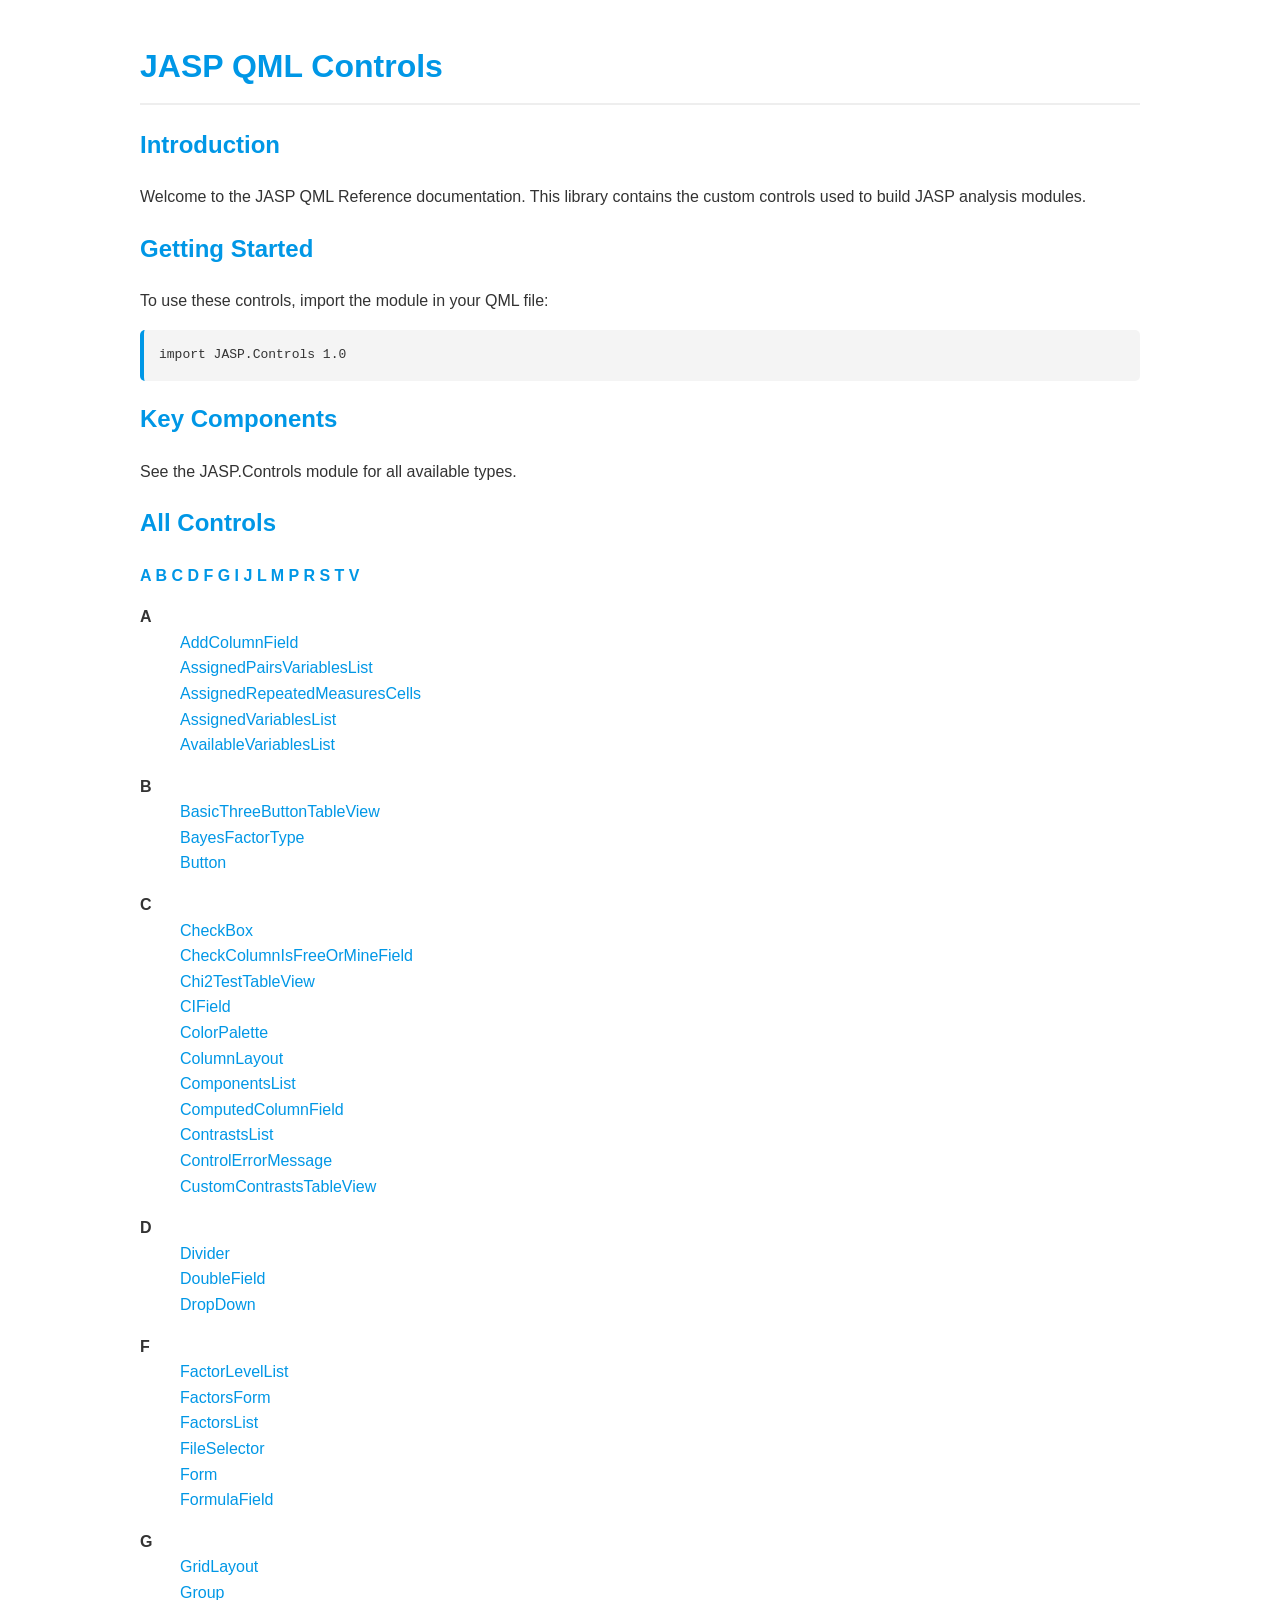
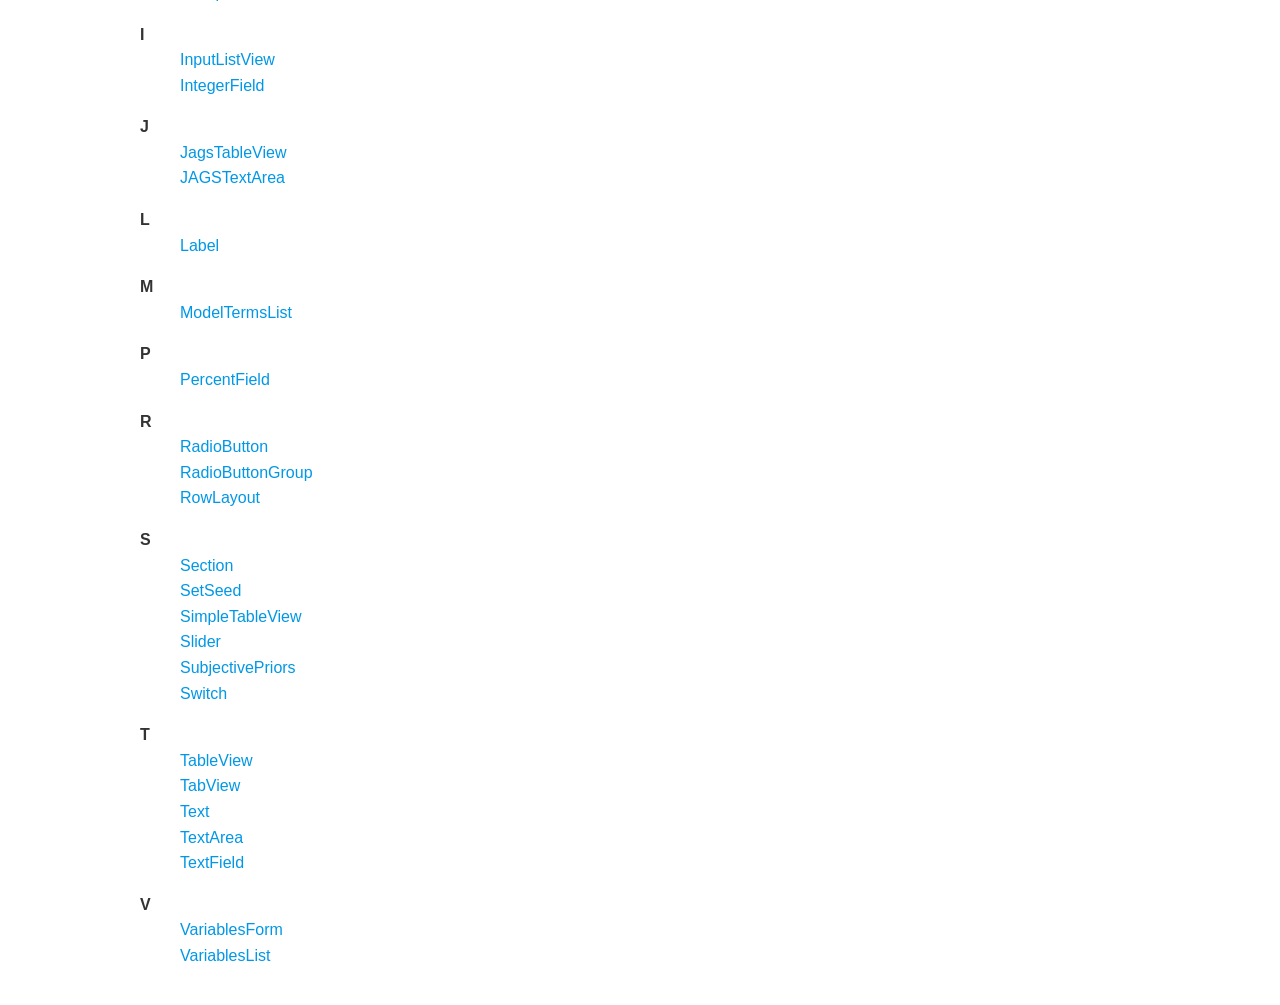
<file: QMLComponents/doc/html_out/index.html>
<!DOCTYPE html>
<html lang="en">
<head>
  <meta charset="utf-8">
<!-- index.qdoc -->
  <meta name="description" content="Overview of the custom UI components used in JASP.">
  <title>JASP QML Controls | JASP-QML 1.0</title>
<link rel='stylesheet' type='text/css' href='style/style.css'/></head>
<body>
<h1 class="title">JASP QML Controls</h1>
<!-- $$$index.html-description -->
<div class="descr" id="details">
<h2 id="introduction">Introduction</h2>
<p>Welcome to the JASP QML Reference documentation. This library contains the custom controls used to build JASP analysis modules.</p>
<h2 id="getting-started">Getting Started</h2>
<p>To use these controls, import the module in your QML file:</p>
<pre class="cpp" translate="no">import JASP<span class="operator">.</span>Controls <span class="number">1.0</span></pre>
<h2 id="key-components">Key Components</h2>
<p>See the JASP.Controls module for all available types.</p>
<h2 id="all-controls">All Controls</h2>
<p  class="centerAlign functionIndex" translate="no"><b><a href="#a">A</a>&nbsp;<a href="#b">B</a>&nbsp;<a href="#c">C</a>&nbsp;<a href="#d">D</a>&nbsp;<a href="#f">F</a>&nbsp;<a href="#g">G</a>&nbsp;<a href="#i">I</a>&nbsp;<a href="#j">J</a>&nbsp;<a href="#l">L</a>&nbsp;<a href="#m">M</a>&nbsp;<a href="#p">P</a>&nbsp;<a href="#r">R</a>&nbsp;<a href="#s">S</a>&nbsp;<a href="#t">T</a>&nbsp;<a href="#v">V</a>&nbsp;</b></p>
<div class="flowListDiv" translate="no">
<dl class="flowList odd"><dt class="alphaChar" id="a"><b>A</b></dt>
<dd><a href="qml-jasp-controls-addcolumnfield.html">AddColumnField</a></dd>
<dd><a href="qml-jasp-controls-assignedpairsvariableslist.html">AssignedPairsVariablesList</a></dd>
<dd><a href="qml-jasp-controls-assignedrepeatedmeasurescells.html">AssignedRepeatedMeasuresCells</a></dd>
<dd><a href="qml-jasp-controls-assignedvariableslist.html">AssignedVariablesList</a></dd>
<dd><a href="qml-jasp-controls-availablevariableslist.html">AvailableVariablesList</a></dd>
</dl>
<dl class="flowList even"><dt class="alphaChar" id="b"><b>B</b></dt>
<dd><a href="qml-jasp-controls-basicthreebuttontableview.html">BasicThreeButtonTableView</a></dd>
<dd><a href="qml-jasp-controls-bayesfactortype.html">BayesFactorType</a></dd>
<dd><a href="qml-jasp-controls-button.html">Button</a></dd>
</dl>
<dl class="flowList odd"><dt class="alphaChar" id="c"><b>C</b></dt>
<dd><a href="qml-jasp-controls-checkbox.html">CheckBox</a></dd>
<dd><a href="qml-jasp-controls-checkcolumnisfreeorminefield.html">CheckColumnIsFreeOrMineField</a></dd>
<dd><a href="qml-jasp-controls-chi2testtableview.html">Chi2TestTableView</a></dd>
<dd><a href="qml-jasp-controls-cifield.html">CIField</a></dd>
<dd><a href="qml-jasp-controls-colorpalette.html">ColorPalette</a></dd>
<dd><a href="qml-jasp-controls-columnlayout.html">ColumnLayout</a></dd>
<dd><a href="qml-jasp-controls-componentslist.html">ComponentsList</a></dd>
<dd><a href="qml-jasp-controls-computedcolumnfield.html">ComputedColumnField</a></dd>
<dd><a href="qml-jasp-controls-contrastslist.html">ContrastsList</a></dd>
<dd><a href="qml-jasp-controls-controlerrormessage.html">ControlErrorMessage</a></dd>
<dd><a href="qml-jasp-controls-customcontraststableview.html">CustomContrastsTableView</a></dd>
</dl>
<dl class="flowList even"><dt class="alphaChar" id="d"><b>D</b></dt>
<dd><a href="qml-jasp-controls-divider.html">Divider</a></dd>
<dd><a href="qml-jasp-controls-doublefield.html">DoubleField</a></dd>
<dd><a href="qml-jasp-controls-dropdown.html">DropDown</a></dd>
</dl>
<dl class="flowList odd"><dt class="alphaChar" id="f"><b>F</b></dt>
<dd><a href="qml-jasp-controls-factorlevellist.html">FactorLevelList</a></dd>
<dd><a href="qml-jasp-controls-factorsform.html">FactorsForm</a></dd>
<dd><a href="qml-jasp-controls-factorslist.html">FactorsList</a></dd>
<dd><a href="qml-jasp-controls-fileselector.html">FileSelector</a></dd>
<dd><a href="qml-jasp-controls-form.html">Form</a></dd>
<dd><a href="qml-jasp-controls-formulafield.html">FormulaField</a></dd>
</dl>
<dl class="flowList even"><dt class="alphaChar" id="g"><b>G</b></dt>
<dd><a href="qml-jasp-controls-gridlayout.html">GridLayout</a></dd>
<dd><a href="qml-jasp-controls-group.html">Group</a></dd>
</dl>
<dl class="flowList odd"><dt class="alphaChar" id="i"><b>I</b></dt>
<dd><a href="qml-jasp-controls-inputlistview.html">InputListView</a></dd>
<dd><a href="qml-jasp-controls-integerfield.html">IntegerField</a></dd>
</dl>
<dl class="flowList even"><dt class="alphaChar" id="j"><b>J</b></dt>
<dd><a href="qml-jasp-controls-jagstableview.html">JagsTableView</a></dd>
<dd><a href="qml-jasp-controls-jagstextarea.html">JAGSTextArea</a></dd>
</dl>
<dl class="flowList odd"><dt class="alphaChar" id="l"><b>L</b></dt>
<dd><a href="qml-jasp-controls-label.html">Label</a></dd>
</dl>
<dl class="flowList even"><dt class="alphaChar" id="m"><b>M</b></dt>
<dd><a href="qml-jasp-controls-modeltermslist.html">ModelTermsList</a></dd>
</dl>
<dl class="flowList odd"><dt class="alphaChar" id="p"><b>P</b></dt>
<dd><a href="qml-jasp-controls-percentfield.html">PercentField</a></dd>
</dl>
<dl class="flowList even"><dt class="alphaChar" id="r"><b>R</b></dt>
<dd><a href="qml-jasp-controls-radiobutton.html">RadioButton</a></dd>
<dd><a href="qml-jasp-controls-radiobuttongroup.html">RadioButtonGroup</a></dd>
<dd><a href="qml-jasp-controls-rowlayout.html">RowLayout</a></dd>
</dl>
<dl class="flowList odd"><dt class="alphaChar" id="s"><b>S</b></dt>
<dd><a href="qml-jasp-controls-section.html">Section</a></dd>
<dd><a href="qml-jasp-controls-setseed.html">SetSeed</a></dd>
<dd><a href="qml-jasp-controls-simpletableview.html">SimpleTableView</a></dd>
<dd><a href="qml-jasp-controls-slider.html">Slider</a></dd>
<dd><a href="qml-jasp-controls-subjectivepriors.html">SubjectivePriors</a></dd>
<dd><a href="qml-jasp-controls-switch.html">Switch</a></dd>
</dl>
<dl class="flowList even"><dt class="alphaChar" id="t"><b>T</b></dt>
<dd><a href="qml-jasp-controls-tableview.html">TableView</a></dd>
<dd><a href="qml-jasp-controls-tabview.html">TabView</a></dd>
<dd><a href="qml-jasp-controls-text.html">Text</a></dd>
<dd><a href="qml-jasp-controls-textarea.html">TextArea</a></dd>
<dd><a href="qml-jasp-controls-textfield.html">TextField</a></dd>
</dl>
<dl class="flowList odd"><dt class="alphaChar" id="v"><b>V</b></dt>
<dd><a href="qml-jasp-controls-variablesform.html">VariablesForm</a></dd>
<dd><a href="qml-jasp-controls-variableslist.html">VariablesList</a></dd>
</dl>
</div>
</div>
<!-- @@@index.html -->
</body>
</html>
</file>
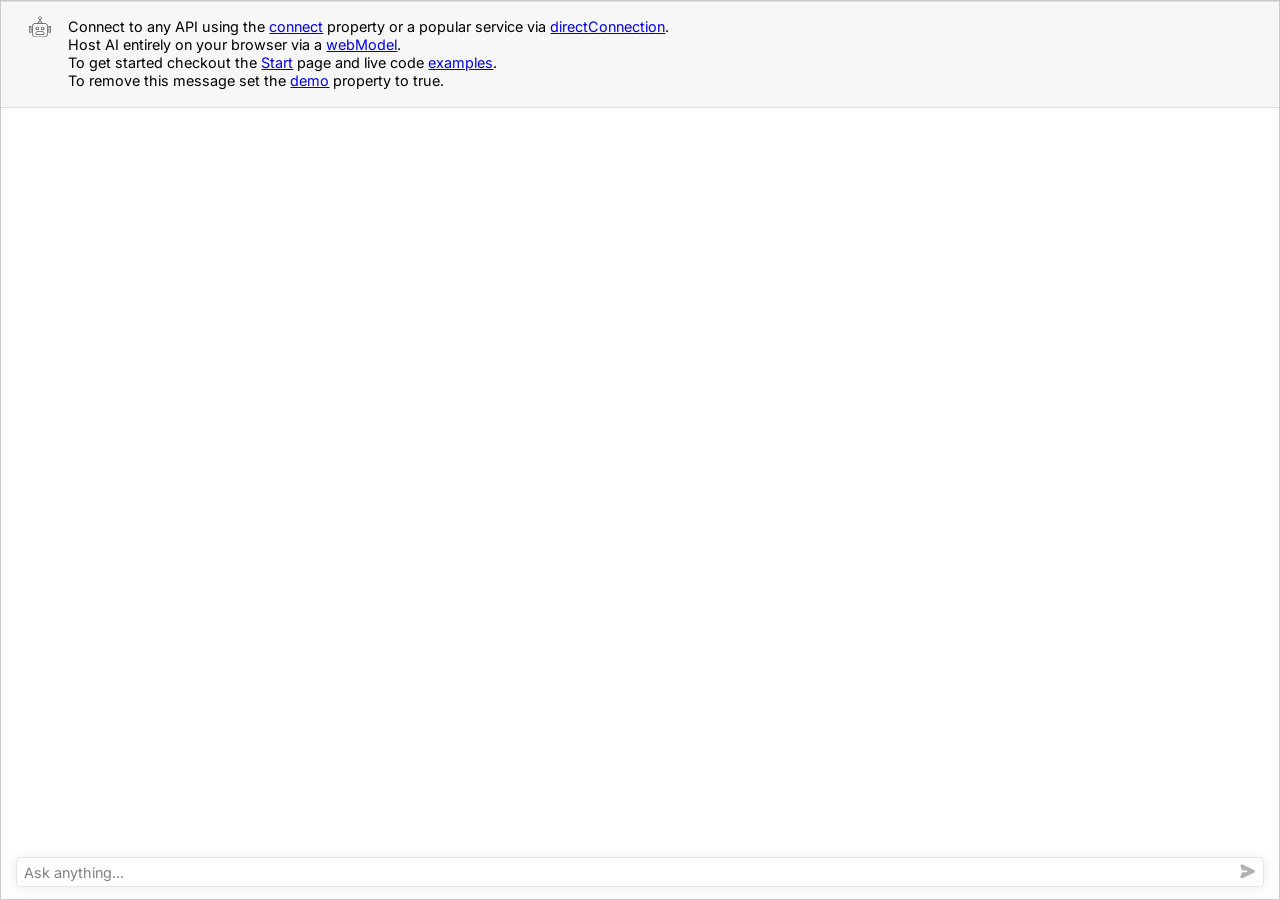
<file: Desktop/html/chat.html>
<!doctype html>
<html>
    <head>
        <meta charset="utf-8" />
        <meta name="viewport" content="width=device-width, initial-scale=1" />

        <style>
            * {
                margin: 0;
                padding: 0;
                box-sizing: border-box;
            }
            html,
            body {
                height: 100%;
                width: 100%;
                overflow: hidden;
                background: transparent;
            }
            deep-chat {
                display: block;
                height: 100%;
                width: 100%;
            }
        </style>

        <script type="text/javascript" src="js/qwebchannel.js"></script>
        <script type="text/javascript" src="js/deepChat.bundle.js"></script>
        <script type="text/javascript" src="js/chat-bridge.js"></script>
        <script type="text/javascript" src="js/md_table_enhance.js"></script>
    </head>
    <body>
        <deep-chat
            auxiliaryStyle="
                /* --- Markdown Tables (match jasp.css look) --- */
                table {
                    font-style: normal;
                    border-collapse: collapse;
                    margin-bottom: 2em;
                    cursor: default;
                    font-size: 12px;
                }
                th {
                    vertical-align: bottom;
                    font-weight: normal;
                }
                td {
                    text-align: right;
                    vertical-align: bottom;
                    padding: 3px 12px;
                }
                thead th {
                    text-align: center;
                    padding: 3px 12px;
                    word-break: break-word;
                    overflow-wrap: anywhere;
                }
                tbody th,
                tbody tr td:first-child {
                    text-align: left;
                }
                td.text, th.text { text-align: left; }
                td.number { text-align: right; }
                /* Group spacing (matching JASP new-group-row) */
                tr.new-group td,
                tr.new-group th {
                    padding-top: 10.8px;
                }
                tbody th,
                tbody td {
                    border-bottom: none;
                    border-top: none;
                    word-break: break-word;
                    overflow-wrap: anywhere;
                }
                thead tr th {
                    border-bottom: thin solid;
                }
                tbody tr:last-child th,
                tbody tr:last-child td {
                    border-bottom: thin solid;
                }
                tbody tr:nth-child(even) td,
                tbody tr:nth-child(even) th {
                    background: #EBEBEB;
                }
            "
            errorMessages='{"displayServiceErrorMessages": true}'
            messageStyles='{
                "default": {
                    "shared": {
                        "outerContainer": {"paddingLeft": "0", "paddingRight": "0"},
                        "bubble": {
                            "maxWidth": "100%", "backgroundColor": "unset", "marginTop": "10px", "marginBottom": "10px"
                        }
                    },
                    "user": {
                        "bubble": {
                            "marginLeft": "0px", "color": "black"
                        }
                    },
                    "ai": {
                        "outerContainer": {
                            "backgroundColor": "rgba(247,247,248)", "borderTop": "1px solid rgba(0,0,0,.1)", "borderBottom": "1px solid rgba(0,0,0,.1)"
                        }
                    }
                }
            }'
            avatars='{
                "default": {"styles": {"position": "start"}}
            }'
            submitButtonStyles='{
                "submit": {
                    "container": {
                        "default": {"backgroundColor": "#19c37d"},
                        "hover": {"backgroundColor": "#0bab69"},
                        "click": {"backgroundColor": "#068e56"}
                    },
                    "svg": {
                        "content": "<?xml version=\"1.0\" ?> <svg viewBox=\"0 0 24 24\" xmlns=\"http://www.w3.org/2000/svg\"> <g> <path d=\"M21.66,12a2,2,0,0,1-1.14,1.81L5.87,20.75A2.08,2.08,0,0,1,5,21a2,2,0,0,1-1.82-2.82L5.46,13H11a1,1,0,0,0,0-2H5.46L3.18,5.87A2,2,0,0,1,5.86,3.25h0l14.65,6.94A2,2,0,0,1,21.66,12Z\"> </path> </g> </svg>",
                        "styles": {
                            "default": {
                                "width": "1.3em",
                                "marginTop": "0.15em",
                                "filter": "brightness(0) saturate(100%) invert(100%) sepia(28%) saturate(2%) hue-rotate(69deg) brightness(107%) contrast(100%)"
                            }
                        }
                    }
                },
                "loading": {
                    "container": {"default": {"backgroundColor": "white"}},
                    "svg": {
                        "styles": {
                            "default": {"filter": "brightness(0) saturate(100%) invert(72%) sepia(0%) saturate(3044%) hue-rotate(322deg) brightness(100%) contrast(96%)"}
                        }
                    }
                },
                "stop": {
                    "container": {
                        "default": {"backgroundColor": "white"},
                        "hover": {"backgroundColor": "#dadada52"}
                    },
                    "svg": {
                        "content": "<?xml version=\"1.0\" encoding=\"utf-8\"?> <svg viewBox=\"0 0 24 24\" xmlns=\"http://www.w3.org/2000/svg\"> <rect width=\"24\" height=\"24\" rx=\"4\" ry=\"4\" /> </svg>",
                        "styles": {
                            "default": {
                                "width": "0.95em",
                                "marginTop": "0.32em",
                                "filter": "brightness(0) saturate(100%) invert(72%) sepia(0%) saturate(3044%) hue-rotate(322deg) brightness(100%) contrast(96%)"
                            }
                        }
                    }
                }
            }'
            textInput='{"placeholder": {"text": "Ask anything..."}, "styles": {"container": {"width": "97.5%"}}}'
        ></deep-chat>
    </body>
</html>
</file>
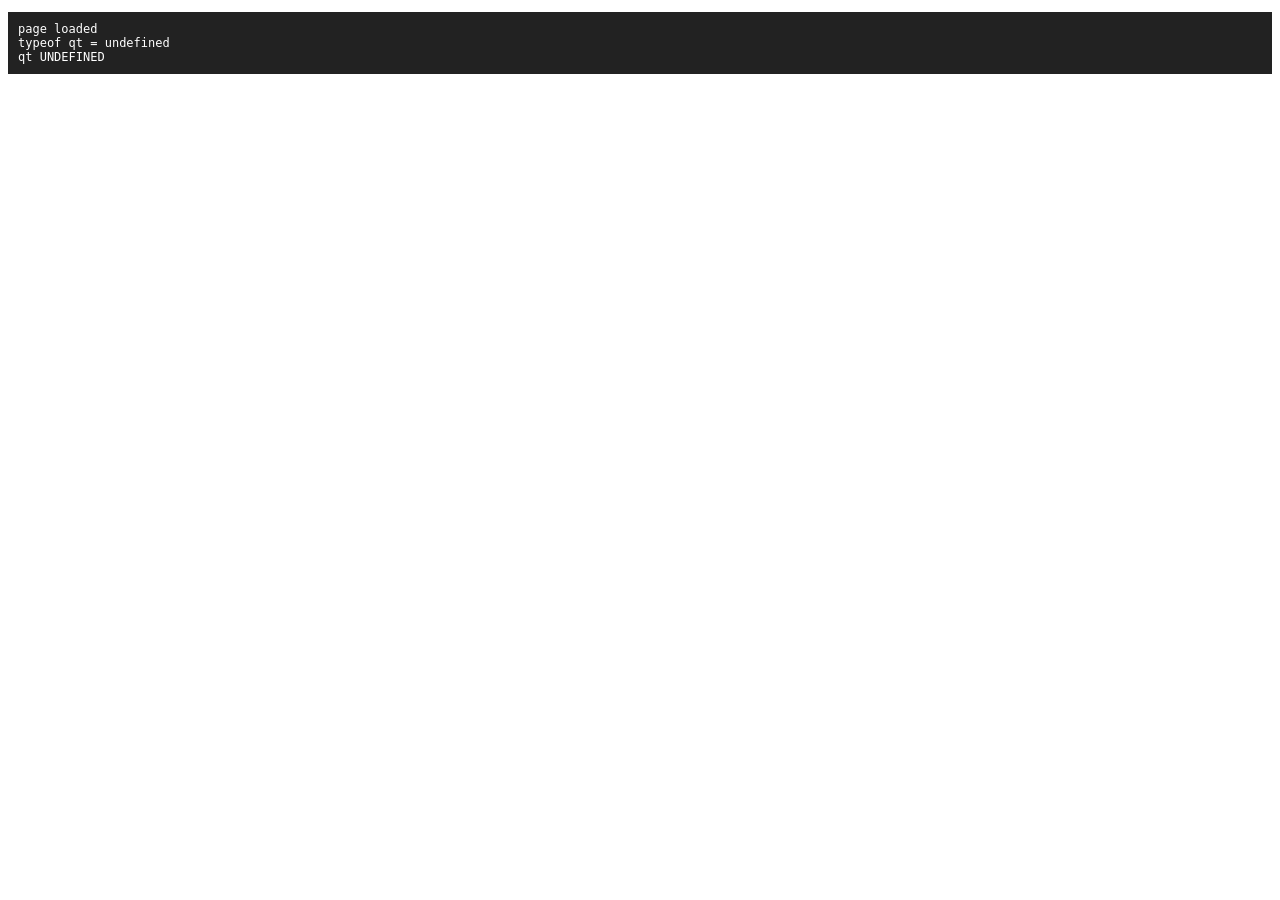
<file: Desktop/html/test.html>
<!doctype html>
<html>
<head><meta charset="utf-8" /></head>
<body>
<pre id="log" style="color:white;background:#222;padding:10px;font:12px monospace;"></pre>
<script src="js/qwebchannel.js"></script>
<script>
var out = document.getElementById('log');
function L(m) { out.textContent += m + '\n'; }

L('page loaded');
L('typeof qt = ' + typeof qt);

if (typeof qt !== 'undefined') {
    L('qt.webChannelTransport = ' + typeof qt.webChannelTransport);
    if (qt.webChannelTransport) {
        new QWebChannel(qt.webChannelTransport, function(ch) {
            L('objects: ' + Object.keys(ch.objects).join(', '));
            var a = ch.objects.aiBridge;
            if (a) L('aiBridge found!');
            else L('aiBridge NOT FOUND. objects: ' + JSON.stringify(Object.keys(ch.objects)));
        });
    } else {
        L('TRANSPORT MISSING');
    }
} else {
    L('qt UNDEFINED');
}
</script>
</body>
</html>
</file>
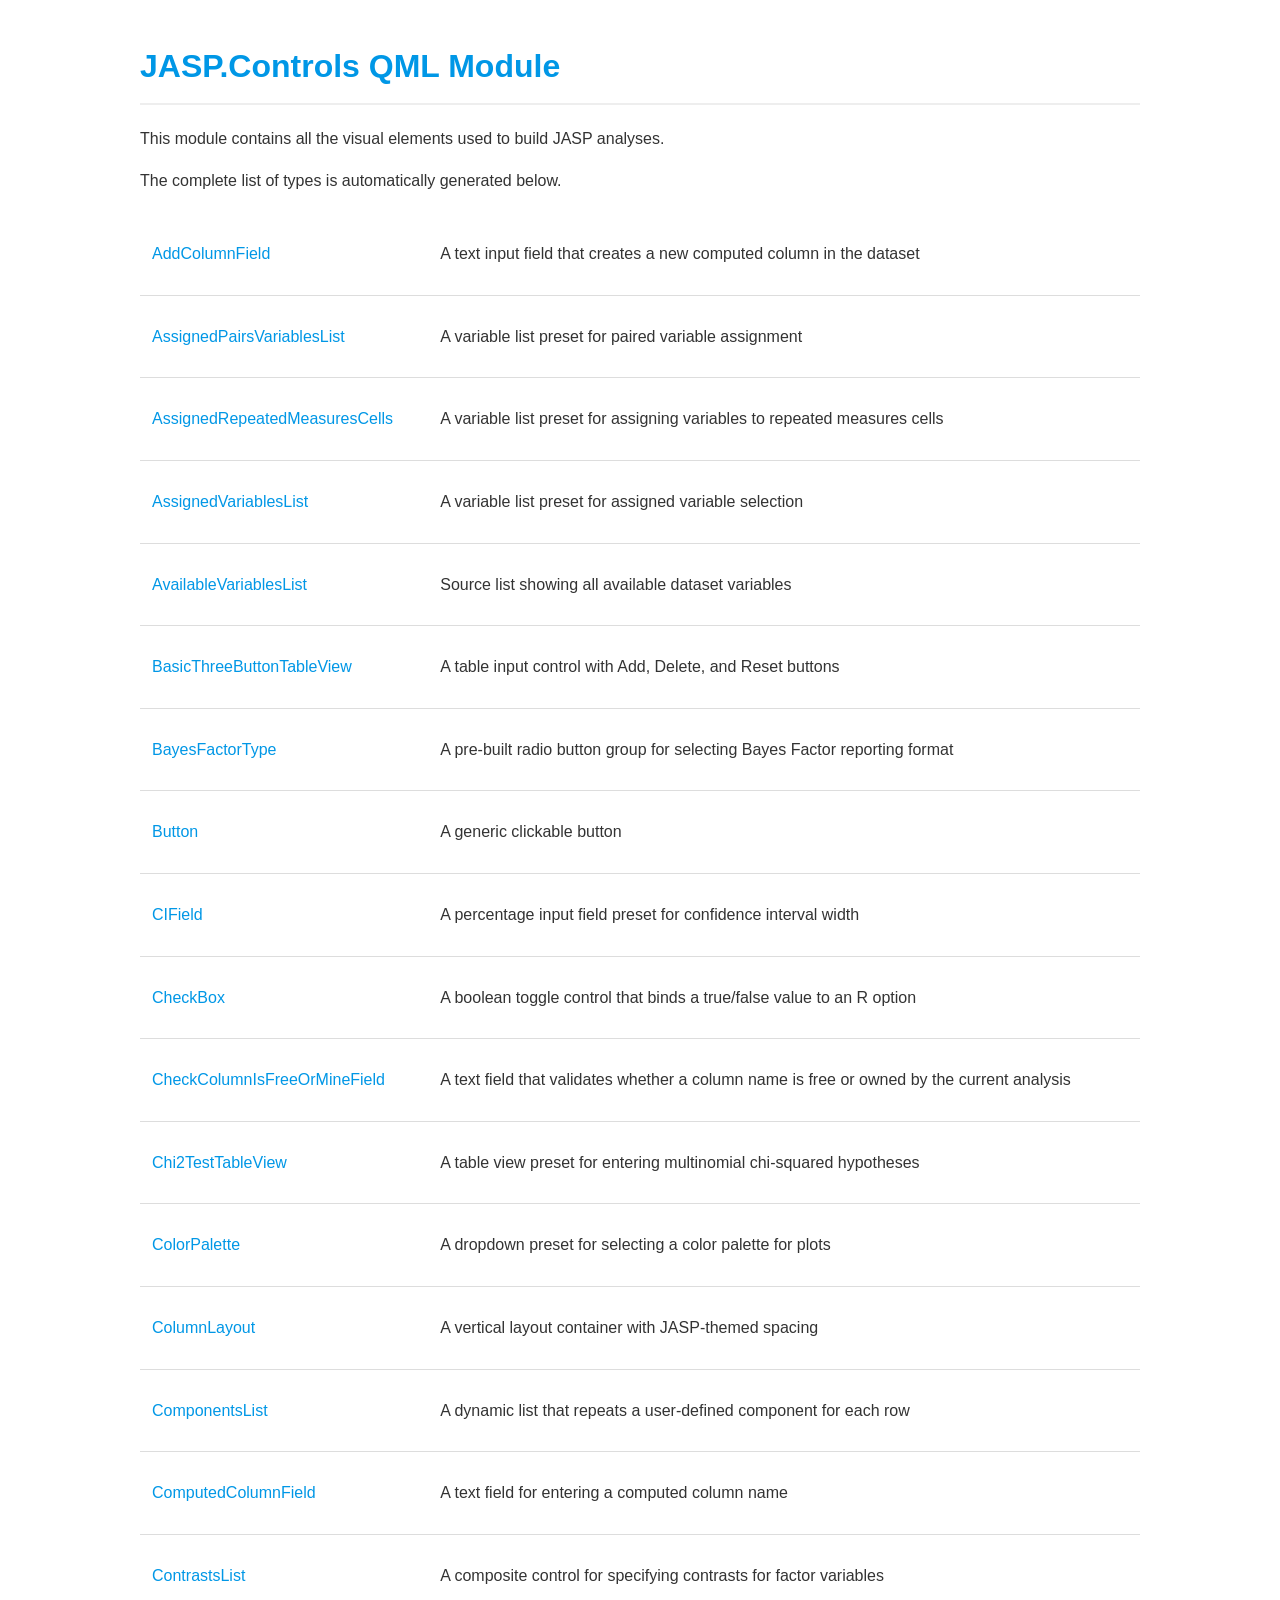
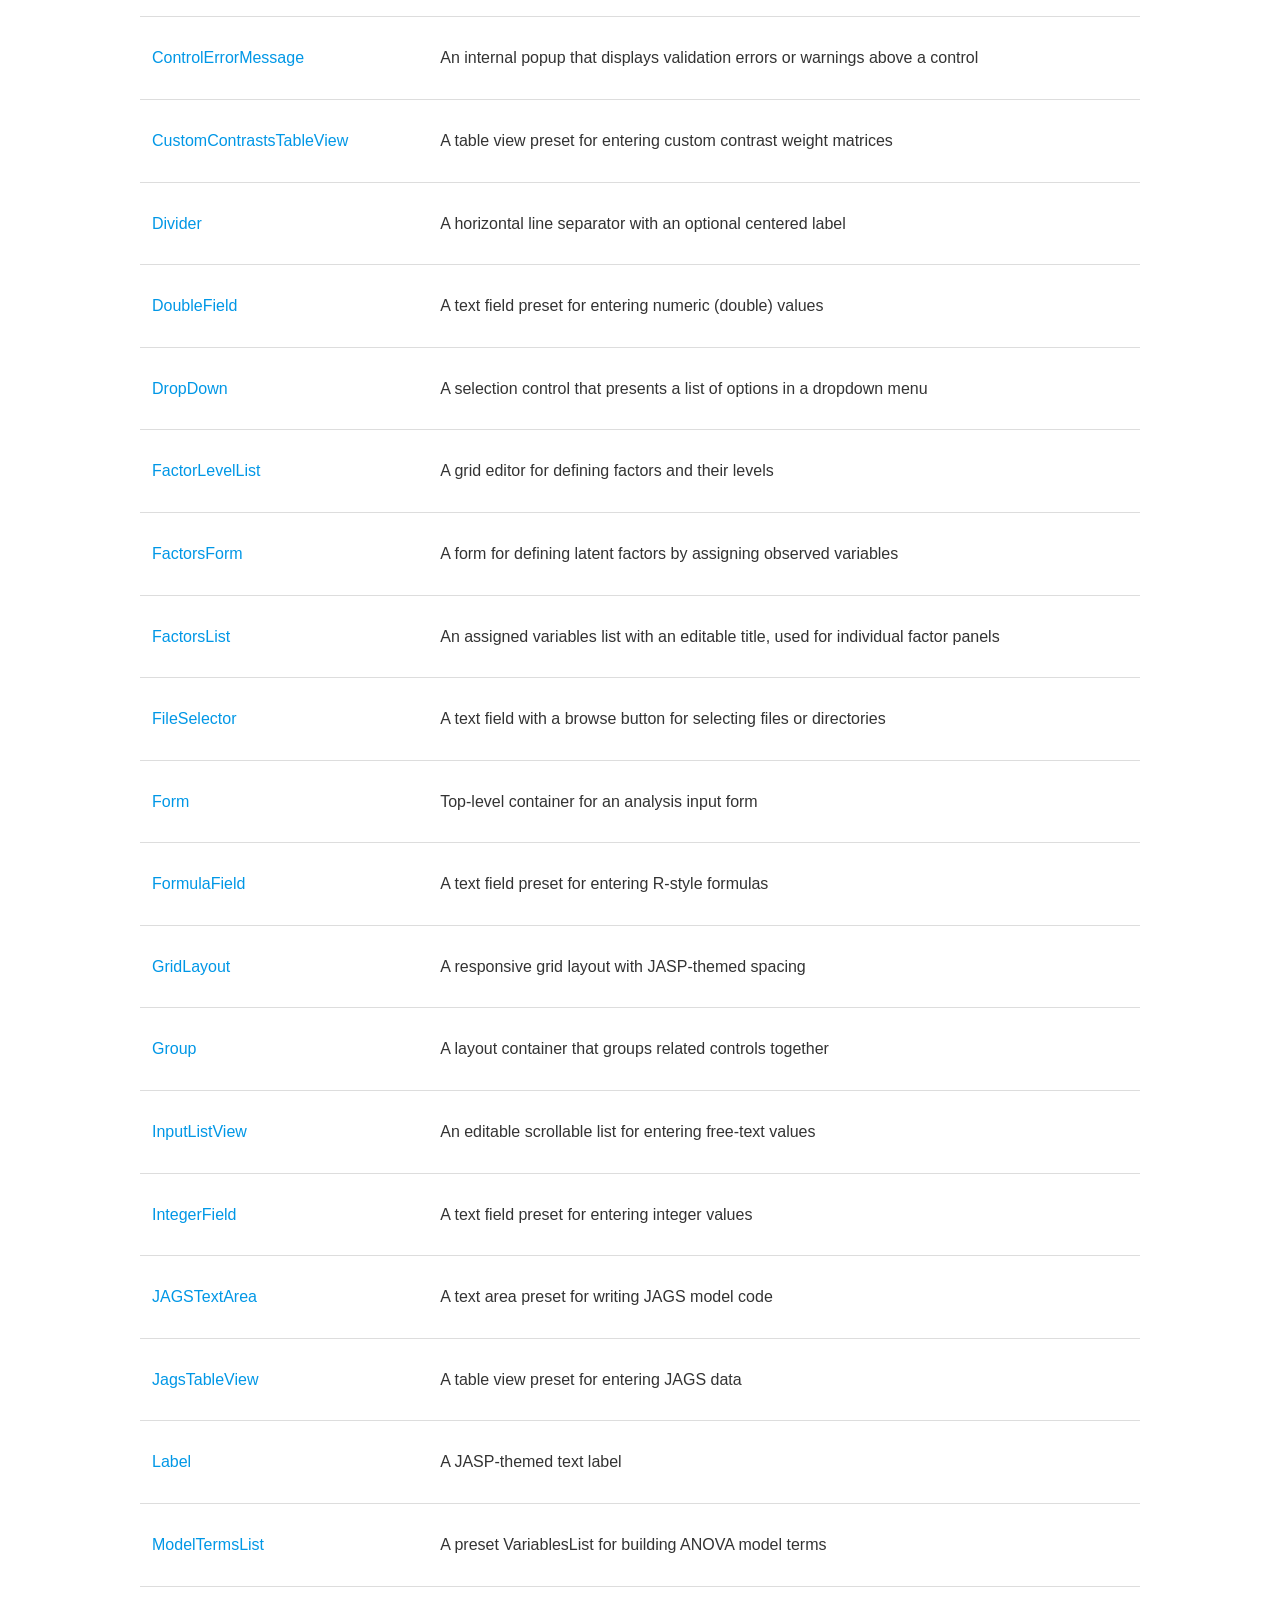
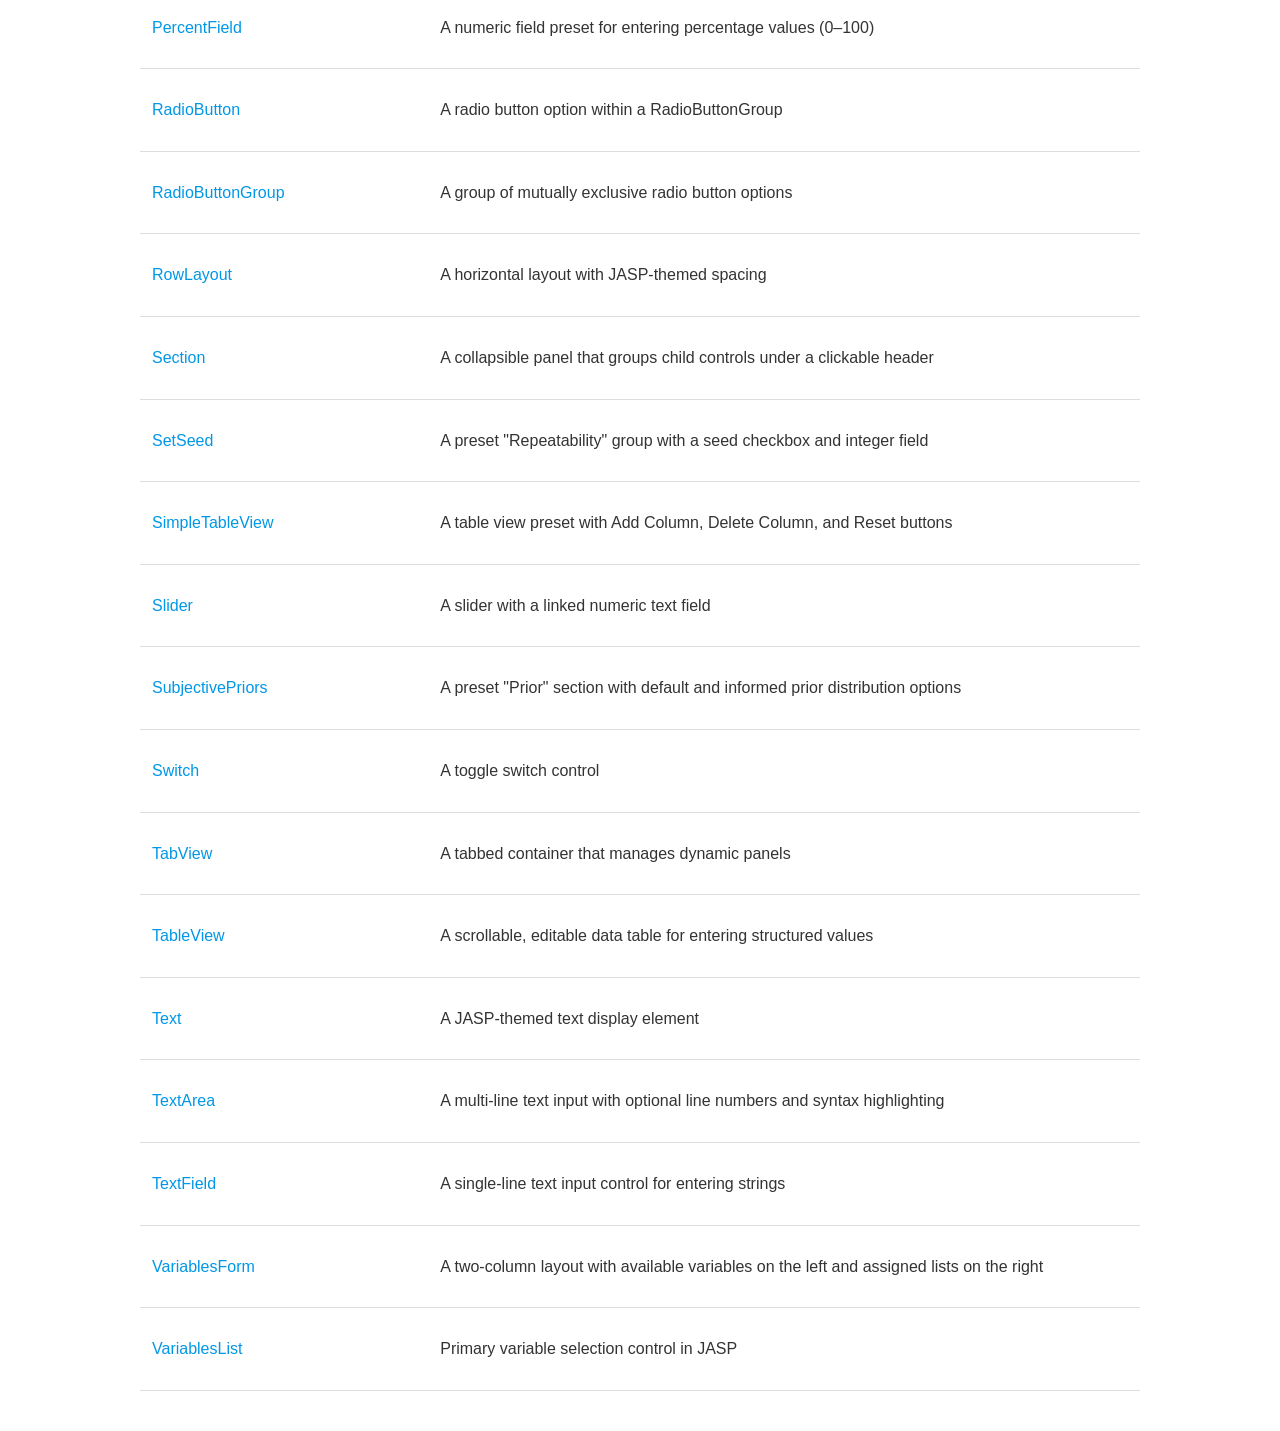
<file: QMLComponents/doc/html_out/jasp-controls-qmlmodule.html>
<!DOCTYPE html>
<html lang="en">
<head>
  <meta charset="utf-8">
<!-- module.qdoc -->
  <meta name="description" content="The library of custom JASP UI components.">
  <title>JASP.Controls QML Module | JASP-QML 1.0</title>
<link rel='stylesheet' type='text/css' href='style/style.css'/></head>
<body>
<div class="sidebar"><div class="sidebar-content" id="sidebar-content"></div></div>
<h1 class="title" translate="no">JASP.Controls QML Module</h1>
<!-- $$$JASP.Controls-description -->
<div class="descr" id="details">
<p>This module contains all the visual elements used to build JASP analyses.</p>
<p>The complete list of types is automatically generated below.</p>
</div>
<!-- @@@JASP.Controls -->
<div class="table"><table class="annotated">
<tr class="odd topAlign"><td class="tblName" translate="no"><p><a href="qml-jasp-controls-addcolumnfield.html">AddColumnField</a></p></td><td class="tblDescr"><p>A text input field that creates a new computed column in the dataset</p></td></tr>
<tr class="even topAlign"><td class="tblName" translate="no"><p><a href="qml-jasp-controls-assignedpairsvariableslist.html">AssignedPairsVariablesList</a></p></td><td class="tblDescr"><p>A variable list preset for paired variable assignment</p></td></tr>
<tr class="odd topAlign"><td class="tblName" translate="no"><p><a href="qml-jasp-controls-assignedrepeatedmeasurescells.html">AssignedRepeatedMeasuresCells</a></p></td><td class="tblDescr"><p>A variable list preset for assigning variables to repeated measures cells</p></td></tr>
<tr class="even topAlign"><td class="tblName" translate="no"><p><a href="qml-jasp-controls-assignedvariableslist.html">AssignedVariablesList</a></p></td><td class="tblDescr"><p>A variable list preset for assigned variable selection</p></td></tr>
<tr class="odd topAlign"><td class="tblName" translate="no"><p><a href="qml-jasp-controls-availablevariableslist.html">AvailableVariablesList</a></p></td><td class="tblDescr"><p>Source list showing all available dataset variables</p></td></tr>
<tr class="even topAlign"><td class="tblName" translate="no"><p><a href="qml-jasp-controls-basicthreebuttontableview.html">BasicThreeButtonTableView</a></p></td><td class="tblDescr"><p>A table input control with Add, Delete, and Reset buttons</p></td></tr>
<tr class="odd topAlign"><td class="tblName" translate="no"><p><a href="qml-jasp-controls-bayesfactortype.html">BayesFactorType</a></p></td><td class="tblDescr"><p>A pre-built radio button group for selecting Bayes Factor reporting format</p></td></tr>
<tr class="even topAlign"><td class="tblName" translate="no"><p><a href="qml-jasp-controls-button.html">Button</a></p></td><td class="tblDescr"><p>A generic clickable button</p></td></tr>
<tr class="odd topAlign"><td class="tblName" translate="no"><p><a href="qml-jasp-controls-cifield.html">CIField</a></p></td><td class="tblDescr"><p>A percentage input field preset for confidence interval width</p></td></tr>
<tr class="even topAlign"><td class="tblName" translate="no"><p><a href="qml-jasp-controls-checkbox.html">CheckBox</a></p></td><td class="tblDescr"><p>A boolean toggle control that binds a true/false value to an R option</p></td></tr>
<tr class="odd topAlign"><td class="tblName" translate="no"><p><a href="qml-jasp-controls-checkcolumnisfreeorminefield.html">CheckColumnIsFreeOrMineField</a></p></td><td class="tblDescr"><p>A text field that validates whether a column name is free or owned by the current analysis</p></td></tr>
<tr class="even topAlign"><td class="tblName" translate="no"><p><a href="qml-jasp-controls-chi2testtableview.html">Chi2TestTableView</a></p></td><td class="tblDescr"><p>A table view preset for entering multinomial chi-squared hypotheses</p></td></tr>
<tr class="odd topAlign"><td class="tblName" translate="no"><p><a href="qml-jasp-controls-colorpalette.html">ColorPalette</a></p></td><td class="tblDescr"><p>A dropdown preset for selecting a color palette for plots</p></td></tr>
<tr class="even topAlign"><td class="tblName" translate="no"><p><a href="qml-jasp-controls-columnlayout.html">ColumnLayout</a></p></td><td class="tblDescr"><p>A vertical layout container with JASP-themed spacing</p></td></tr>
<tr class="odd topAlign"><td class="tblName" translate="no"><p><a href="qml-jasp-controls-componentslist.html">ComponentsList</a></p></td><td class="tblDescr"><p>A dynamic list that repeats a user-defined component for each row</p></td></tr>
<tr class="even topAlign"><td class="tblName" translate="no"><p><a href="qml-jasp-controls-computedcolumnfield.html">ComputedColumnField</a></p></td><td class="tblDescr"><p>A text field for entering a computed column name</p></td></tr>
<tr class="odd topAlign"><td class="tblName" translate="no"><p><a href="qml-jasp-controls-contrastslist.html">ContrastsList</a></p></td><td class="tblDescr"><p>A composite control for specifying contrasts for factor variables</p></td></tr>
<tr class="even topAlign"><td class="tblName" translate="no"><p><a href="qml-jasp-controls-controlerrormessage.html">ControlErrorMessage</a></p></td><td class="tblDescr"><p>An internal popup that displays validation errors or warnings above a control</p></td></tr>
<tr class="odd topAlign"><td class="tblName" translate="no"><p><a href="qml-jasp-controls-customcontraststableview.html">CustomContrastsTableView</a></p></td><td class="tblDescr"><p>A table view preset for entering custom contrast weight matrices</p></td></tr>
<tr class="even topAlign"><td class="tblName" translate="no"><p><a href="qml-jasp-controls-divider.html">Divider</a></p></td><td class="tblDescr"><p>A horizontal line separator with an optional centered label</p></td></tr>
<tr class="odd topAlign"><td class="tblName" translate="no"><p><a href="qml-jasp-controls-doublefield.html">DoubleField</a></p></td><td class="tblDescr"><p>A text field preset for entering numeric (double) values</p></td></tr>
<tr class="even topAlign"><td class="tblName" translate="no"><p><a href="qml-jasp-controls-dropdown.html">DropDown</a></p></td><td class="tblDescr"><p>A selection control that presents a list of options in a dropdown menu</p></td></tr>
<tr class="odd topAlign"><td class="tblName" translate="no"><p><a href="qml-jasp-controls-factorlevellist.html">FactorLevelList</a></p></td><td class="tblDescr"><p>A grid editor for defining factors and their levels</p></td></tr>
<tr class="even topAlign"><td class="tblName" translate="no"><p><a href="qml-jasp-controls-factorsform.html">FactorsForm</a></p></td><td class="tblDescr"><p>A form for defining latent factors by assigning observed variables</p></td></tr>
<tr class="odd topAlign"><td class="tblName" translate="no"><p><a href="qml-jasp-controls-factorslist.html">FactorsList</a></p></td><td class="tblDescr"><p>An assigned variables list with an editable title, used for individual factor panels</p></td></tr>
<tr class="even topAlign"><td class="tblName" translate="no"><p><a href="qml-jasp-controls-fileselector.html">FileSelector</a></p></td><td class="tblDescr"><p>A text field with a browse button for selecting files or directories</p></td></tr>
<tr class="odd topAlign"><td class="tblName" translate="no"><p><a href="qml-jasp-controls-form.html">Form</a></p></td><td class="tblDescr"><p>Top-level container for an analysis input form</p></td></tr>
<tr class="even topAlign"><td class="tblName" translate="no"><p><a href="qml-jasp-controls-formulafield.html">FormulaField</a></p></td><td class="tblDescr"><p>A text field preset for entering R-style formulas</p></td></tr>
<tr class="odd topAlign"><td class="tblName" translate="no"><p><a href="qml-jasp-controls-gridlayout.html">GridLayout</a></p></td><td class="tblDescr"><p>A responsive grid layout with JASP-themed spacing</p></td></tr>
<tr class="even topAlign"><td class="tblName" translate="no"><p><a href="qml-jasp-controls-group.html">Group</a></p></td><td class="tblDescr"><p>A layout container that groups related controls together</p></td></tr>
<tr class="odd topAlign"><td class="tblName" translate="no"><p><a href="qml-jasp-controls-inputlistview.html">InputListView</a></p></td><td class="tblDescr"><p>An editable scrollable list for entering free-text values</p></td></tr>
<tr class="even topAlign"><td class="tblName" translate="no"><p><a href="qml-jasp-controls-integerfield.html">IntegerField</a></p></td><td class="tblDescr"><p>A text field preset for entering integer values</p></td></tr>
<tr class="odd topAlign"><td class="tblName" translate="no"><p><a href="qml-jasp-controls-jagstextarea.html">JAGSTextArea</a></p></td><td class="tblDescr"><p>A text area preset for writing JAGS model code</p></td></tr>
<tr class="even topAlign"><td class="tblName" translate="no"><p><a href="qml-jasp-controls-jagstableview.html">JagsTableView</a></p></td><td class="tblDescr"><p>A table view preset for entering JAGS data</p></td></tr>
<tr class="odd topAlign"><td class="tblName" translate="no"><p><a href="qml-jasp-controls-label.html">Label</a></p></td><td class="tblDescr"><p>A JASP-themed text label</p></td></tr>
<tr class="even topAlign"><td class="tblName" translate="no"><p><a href="qml-jasp-controls-modeltermslist.html">ModelTermsList</a></p></td><td class="tblDescr"><p>A preset VariablesList for building ANOVA model terms</p></td></tr>
<tr class="odd topAlign"><td class="tblName" translate="no"><p><a href="qml-jasp-controls-percentfield.html">PercentField</a></p></td><td class="tblDescr"><p>A numeric field preset for entering percentage values (0&ndash;100)</p></td></tr>
<tr class="even topAlign"><td class="tblName" translate="no"><p><a href="qml-jasp-controls-radiobutton.html">RadioButton</a></p></td><td class="tblDescr"><p>A radio button option within a RadioButtonGroup</p></td></tr>
<tr class="odd topAlign"><td class="tblName" translate="no"><p><a href="qml-jasp-controls-radiobuttongroup.html">RadioButtonGroup</a></p></td><td class="tblDescr"><p>A group of mutually exclusive radio button options</p></td></tr>
<tr class="even topAlign"><td class="tblName" translate="no"><p><a href="qml-jasp-controls-rowlayout.html">RowLayout</a></p></td><td class="tblDescr"><p>A horizontal layout with JASP-themed spacing</p></td></tr>
<tr class="odd topAlign"><td class="tblName" translate="no"><p><a href="qml-jasp-controls-section.html">Section</a></p></td><td class="tblDescr"><p>A collapsible panel that groups child controls under a clickable header</p></td></tr>
<tr class="even topAlign"><td class="tblName" translate="no"><p><a href="qml-jasp-controls-setseed.html">SetSeed</a></p></td><td class="tblDescr"><p>A preset &quot;Repeatability&quot; group with a seed checkbox and integer field</p></td></tr>
<tr class="odd topAlign"><td class="tblName" translate="no"><p><a href="qml-jasp-controls-simpletableview.html">SimpleTableView</a></p></td><td class="tblDescr"><p>A table view preset with Add Column, Delete Column, and Reset buttons</p></td></tr>
<tr class="even topAlign"><td class="tblName" translate="no"><p><a href="qml-jasp-controls-slider.html">Slider</a></p></td><td class="tblDescr"><p>A slider with a linked numeric text field</p></td></tr>
<tr class="odd topAlign"><td class="tblName" translate="no"><p><a href="qml-jasp-controls-subjectivepriors.html">SubjectivePriors</a></p></td><td class="tblDescr"><p>A preset &quot;Prior&quot; section with default and informed prior distribution options</p></td></tr>
<tr class="even topAlign"><td class="tblName" translate="no"><p><a href="qml-jasp-controls-switch.html">Switch</a></p></td><td class="tblDescr"><p>A toggle switch control</p></td></tr>
<tr class="odd topAlign"><td class="tblName" translate="no"><p><a href="qml-jasp-controls-tabview.html">TabView</a></p></td><td class="tblDescr"><p>A tabbed container that manages dynamic panels</p></td></tr>
<tr class="even topAlign"><td class="tblName" translate="no"><p><a href="qml-jasp-controls-tableview.html">TableView</a></p></td><td class="tblDescr"><p>A scrollable, editable data table for entering structured values</p></td></tr>
<tr class="odd topAlign"><td class="tblName" translate="no"><p><a href="qml-jasp-controls-text.html">Text</a></p></td><td class="tblDescr"><p>A JASP-themed text display element</p></td></tr>
<tr class="even topAlign"><td class="tblName" translate="no"><p><a href="qml-jasp-controls-textarea.html">TextArea</a></p></td><td class="tblDescr"><p>A multi-line text input with optional line numbers and syntax highlighting</p></td></tr>
<tr class="odd topAlign"><td class="tblName" translate="no"><p><a href="qml-jasp-controls-textfield.html">TextField</a></p></td><td class="tblDescr"><p>A single-line text input control for entering strings</p></td></tr>
<tr class="even topAlign"><td class="tblName" translate="no"><p><a href="qml-jasp-controls-variablesform.html">VariablesForm</a></p></td><td class="tblDescr"><p>A two-column layout with available variables on the left and assigned lists on the right</p></td></tr>
<tr class="odd topAlign"><td class="tblName" translate="no"><p><a href="qml-jasp-controls-variableslist.html">VariablesList</a></p></td><td class="tblDescr"><p>Primary variable selection control in JASP</p></td></tr>
</table></div>
</body>
</html>
</file>
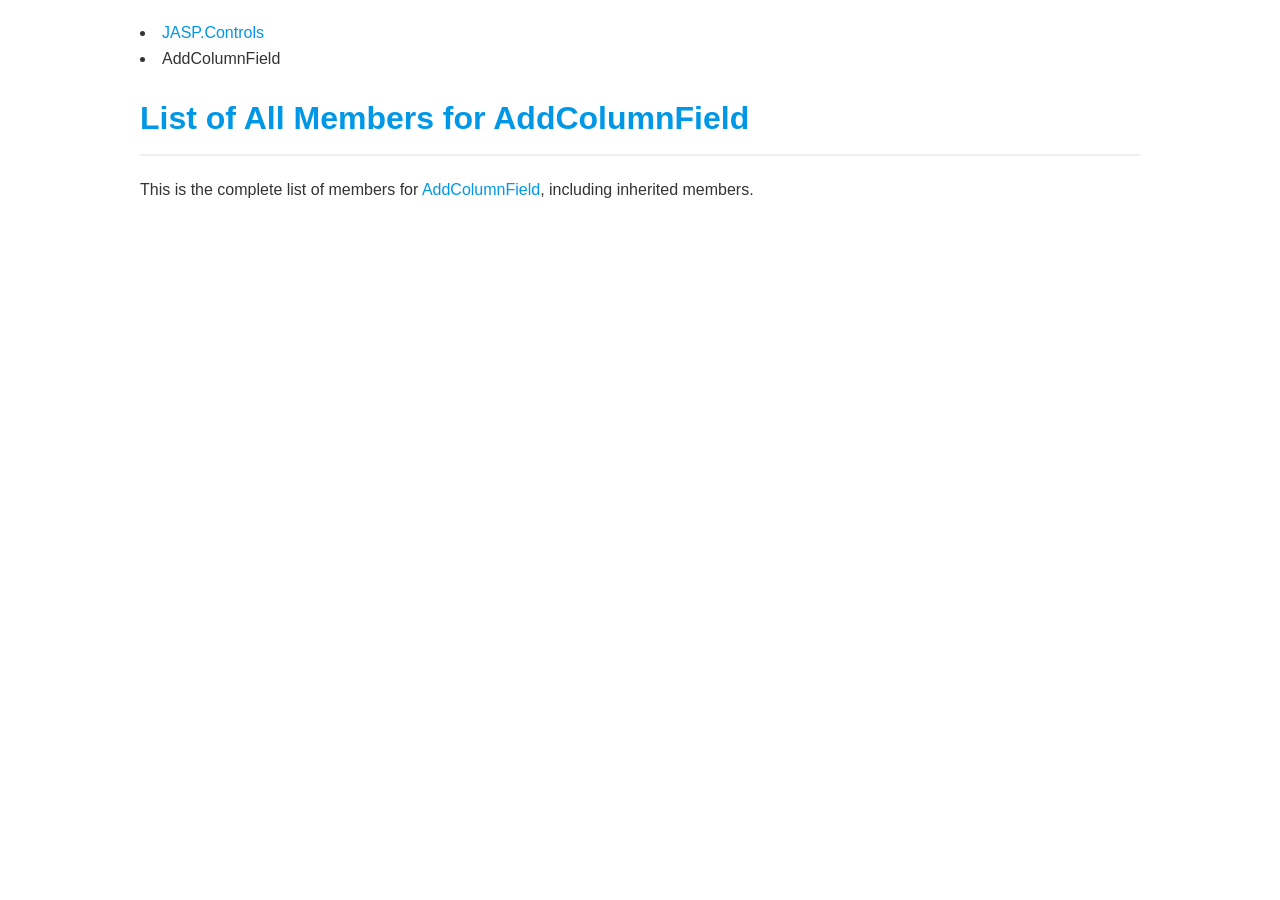
<file: QMLComponents/doc/html_out/qml-jasp-controls-addcolumnfield-members.html>
<!DOCTYPE html>
<html lang="en">
<head>
  <meta charset="utf-8">
<!-- AddColumnField.qml -->
  <meta name="description" content="A text input field that creates a new computed column in the dataset.">
  <title>List of All Members for AddColumnField | JASP-QML 1.0</title>
<link rel='stylesheet' type='text/css' href='style/style.css'/></head>
<body>
<li><a href="jasp-controls-qmlmodule.html" translate="no">JASP.Controls</a></li>
<li>AddColumnField</li>
<div class="sidebar"><div class="sidebar-content" id="sidebar-content"></div></div>
<h1 class="title" translate="no">List of All Members for AddColumnField</h1>
<p>This is the complete list of members for <a href="qml-jasp-controls-addcolumnfield.html">AddColumnField</a>, including inherited members.</p>
</body>
</html>
</file>
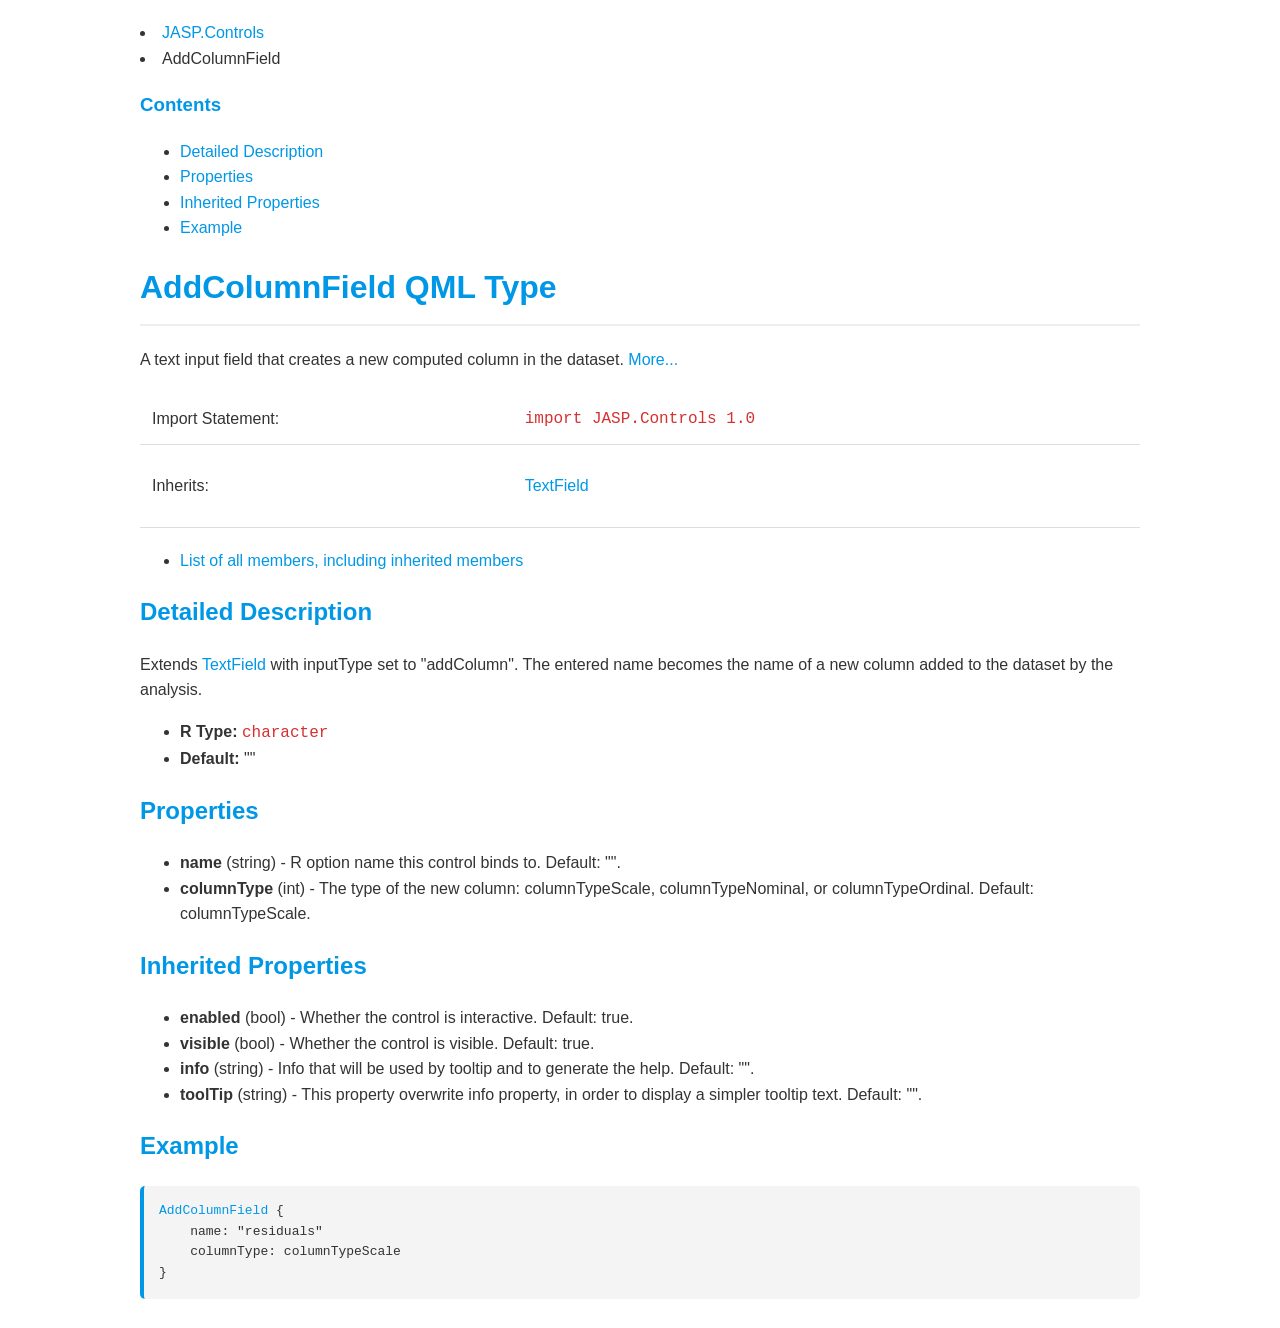
<file: QMLComponents/doc/html_out/qml-jasp-controls-addcolumnfield.html>
<!DOCTYPE html>
<html lang="en">
<head>
  <meta charset="utf-8">
<!-- AddColumnField.qml -->
  <meta name="description" content="A text input field that creates a new computed column in the dataset.">
  <title>AddColumnField QML Type | JASP-QML 1.0</title>
<link rel='stylesheet' type='text/css' href='style/style.css'/></head>
<body>
<li><a href="jasp-controls-qmlmodule.html" translate="no">JASP.Controls</a></li>
<li>AddColumnField</li>
<div class="sidebar">
<div class="toc">
<h3 id="toc">Contents</h3>
<ul>
<li class="level1"><a href="#details">Detailed Description</a></li>
<li class="level2"><a href="#properties">Properties</a></li>
<li class="level2"><a href="#inherited-properties">Inherited Properties</a></li>
<li class="level2"><a href="#example">Example</a></li>
</ul>
</div>
<div class="sidebar-content" id="sidebar-content"></div></div>
<h1 class="title" translate="no">AddColumnField QML Type</h1>
<!-- $$$AddColumnField-brief -->
<p>A text input field that creates a new computed column in the dataset. <a href="#details">More...</a></p>
<!-- @@@AddColumnField -->
<div class="table"><table class="alignedsummary requisites" translate="no">
<tr><td class="memItemLeft rightAlign topAlign"> Import Statement:</td><td class="memItemRight bottomAlign"> <code translate="no">import JASP.Controls 1.0</code></td></tr>
<tr><td class="memItemLeft rightAlign topAlign"> Inherits:</td><td class="memItemRight bottomAlign"> <p><a href="qml-jasp-controls-textfield.html" translate="no">TextField</a></p>
</td></tr>
</table></div>
<ul>
<li><a href="qml-jasp-controls-addcolumnfield-members.html">List of all members, including inherited members</a></li>
</ul>
<!-- $$$AddColumnField-description -->
<h2 id="details">Detailed Description</h2>
<p>Extends <a href="qml-jasp-controls-textfield.html" translate="no">TextField</a> with inputType set to &quot;addColumn&quot;. The entered name becomes the name of a new column added to the dataset by the analysis.</p>
<ul>
<li><b>R Type:</b> <code translate="no">character</code></li>
<li><b>Default:</b> &quot;&quot;</li>
</ul>
<h2 id="properties">Properties</h2>
<ul>
<li><b>name</b> (string) - R option name this control binds to. Default: &quot;&quot;.</li>
<li><b>columnType</b> (int) - The type of the new column: columnTypeScale, columnTypeNominal, or columnTypeOrdinal. Default: columnTypeScale.</li>
</ul>
<h2 id="inherited-properties">Inherited Properties</h2>
<ul>
<li><b>enabled</b> (bool) - Whether the control is interactive. Default: true.</li>
<li><b>visible</b> (bool) - Whether the control is visible. Default: true.</li>
<li><b>info</b> (string) - Info that will be used by tooltip and to generate the help. Default: &quot;&quot;.</li>
<li><b>toolTip</b> (string) - This property overwrite info property, in order to display a simpler tooltip text. Default: &quot;&quot;.</li>
</ul>
<h2 id="example">Example</h2>
<pre class="qml" translate="no"><span class="type"><a href="qml-jasp-controls-addcolumnfield.html" translate="no">AddColumnField</a></span> {
    <span class="name">name</span>: <span class="string">&quot;residuals&quot;</span>
    <span class="name">columnType</span>: <span class="name">columnTypeScale</span>
}</pre>
<!-- @@@AddColumnField -->
</body>
</html>
</file>
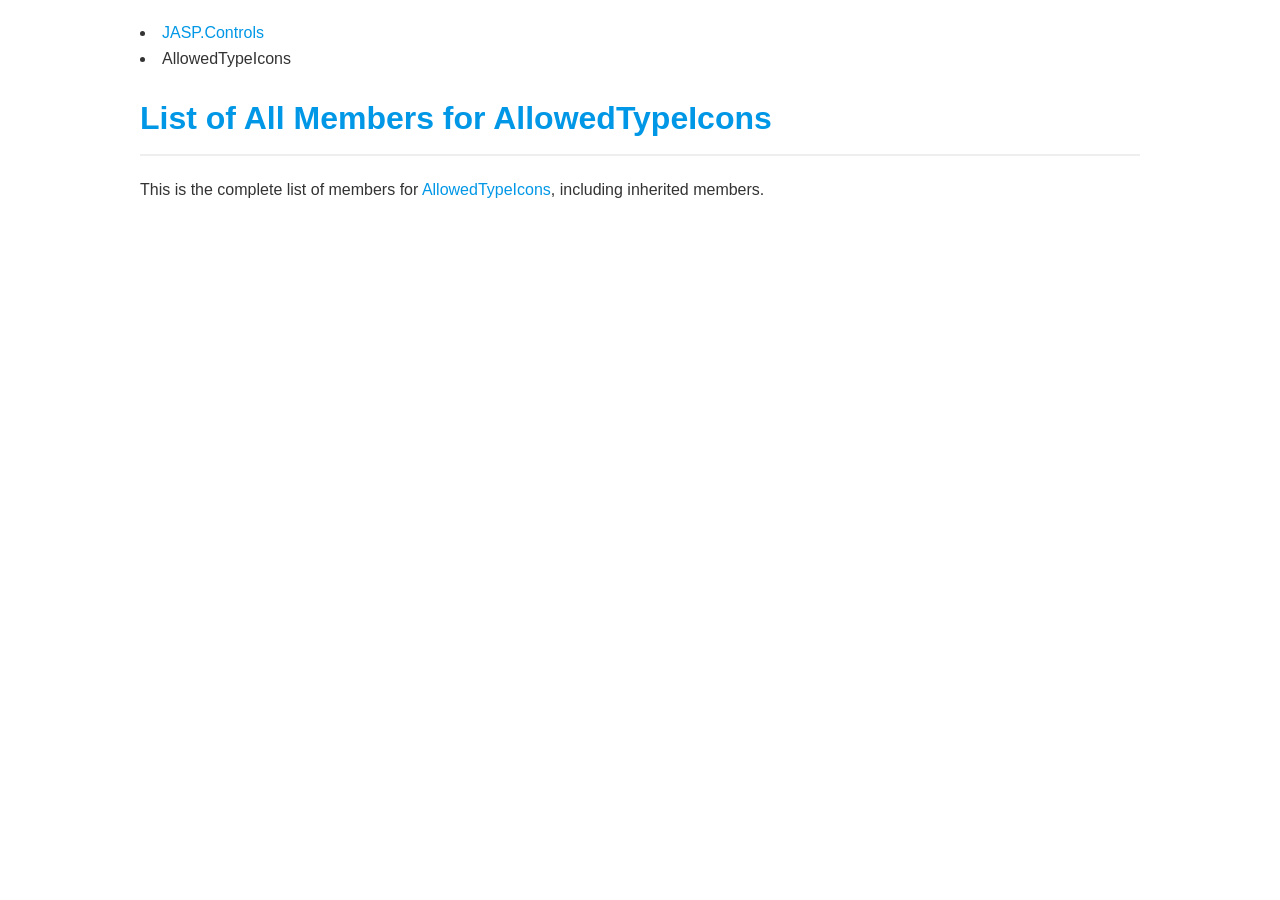
<file: QMLComponents/doc/html_out/qml-jasp-controls-allowedtypeicons-members.html>
<!DOCTYPE html>
<html lang="en">
<head>
  <meta charset="utf-8">
<!-- AllowedTypeIcons.qml -->
  <meta name="description" content="Internal component that displays variable type filter icons.">
  <title>List of All Members for AllowedTypeIcons | JASP-QML 1.0</title>
<link rel='stylesheet' type='text/css' href='style/style.css'/></head>
<body>
<li><a href="jasp-controls-qmlmodule.html" translate="no">JASP.Controls</a></li>
<li>AllowedTypeIcons</li>
<div class="sidebar"><div class="sidebar-content" id="sidebar-content"></div></div>
<h1 class="title" translate="no">List of All Members for AllowedTypeIcons</h1>
<p>This is the complete list of members for <a href="qml-jasp-controls-allowedtypeicons.html">AllowedTypeIcons</a>, including inherited members.</p>
</body>
</html>
</file>
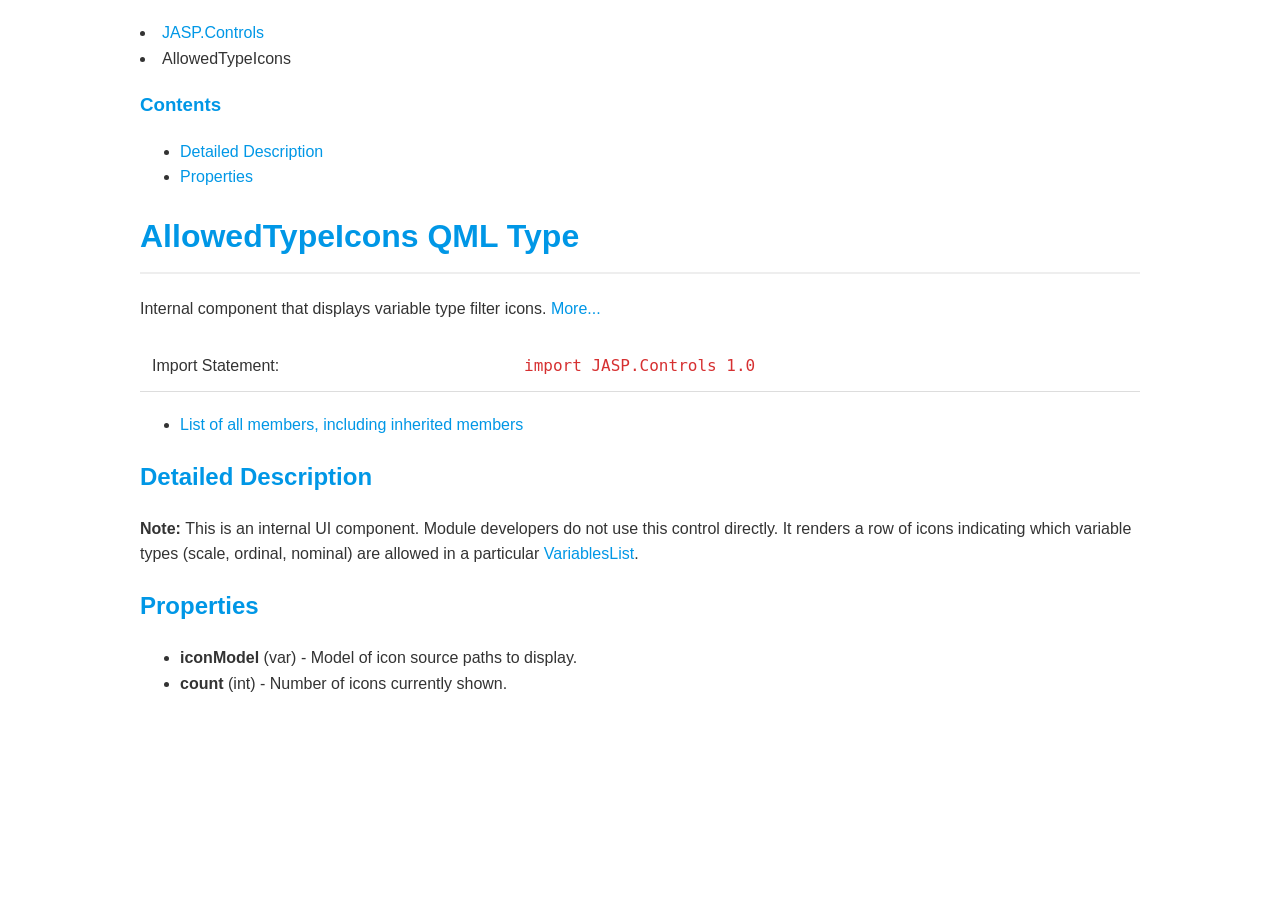
<file: QMLComponents/doc/html_out/qml-jasp-controls-allowedtypeicons.html>
<!DOCTYPE html>
<html lang="en">
<head>
  <meta charset="utf-8">
<!-- AllowedTypeIcons.qml -->
  <meta name="description" content="Internal component that displays variable type filter icons.">
  <title>AllowedTypeIcons QML Type | JASP-QML 1.0</title>
<link rel='stylesheet' type='text/css' href='style/style.css'/></head>
<body>
<li><a href="jasp-controls-qmlmodule.html" translate="no">JASP.Controls</a></li>
<li>AllowedTypeIcons</li>
<div class="sidebar">
<div class="toc">
<h3 id="toc">Contents</h3>
<ul>
<li class="level1"><a href="#details">Detailed Description</a></li>
<li class="level2"><a href="#properties">Properties</a></li>
</ul>
</div>
<div class="sidebar-content" id="sidebar-content"></div></div>
<h1 class="title" translate="no">AllowedTypeIcons QML Type</h1>
<!-- $$$AllowedTypeIcons-brief -->
<p>Internal component that displays variable type filter icons. <a href="#details">More...</a></p>
<!-- @@@AllowedTypeIcons -->
<div class="table"><table class="alignedsummary requisites" translate="no">
<tr><td class="memItemLeft rightAlign topAlign"> Import Statement:</td><td class="memItemRight bottomAlign"> <code translate="no">import JASP.Controls 1.0</code></td></tr>
</table></div>
<ul>
<li><a href="qml-jasp-controls-allowedtypeicons-members.html">List of all members, including inherited members</a></li>
</ul>
<!-- $$$AllowedTypeIcons-description -->
<h2 id="details">Detailed Description</h2>
<div class="admonition note">
<p><b>Note: </b>This is an internal UI component. Module developers do not use this control directly. It renders a row of icons indicating which variable types (scale, ordinal, nominal) are allowed in a particular <a href="qml-jasp-controls-variableslist.html" translate="no">VariablesList</a>.</p>
</div>
<h2 id="properties">Properties</h2>
<ul>
<li><b>iconModel</b> (var) - Model of icon source paths to display.</li>
<li><b>count</b> (int) - Number of icons currently shown.</li>
</ul>
<!-- @@@AllowedTypeIcons -->
</body>
</html>
</file>
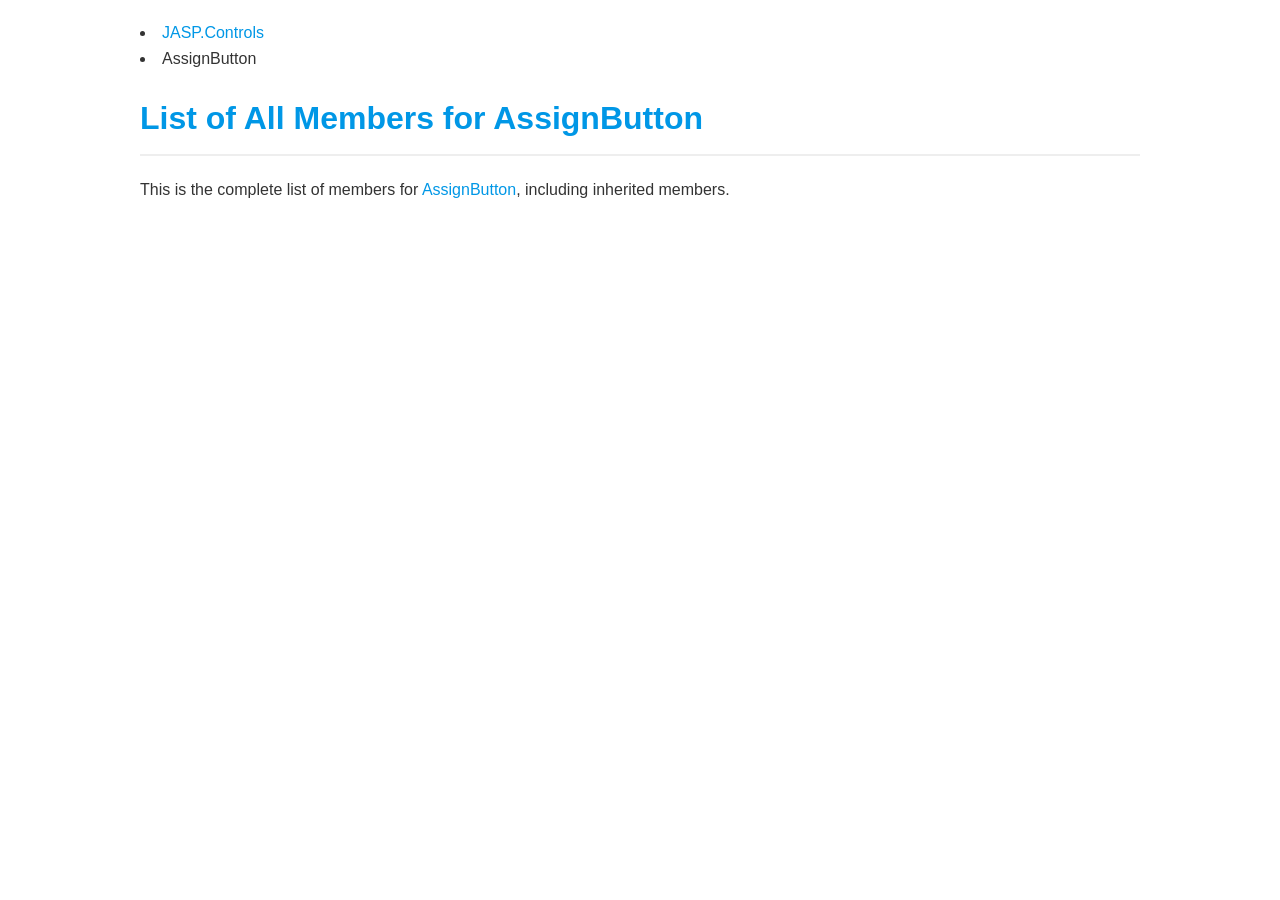
<file: QMLComponents/doc/html_out/qml-jasp-controls-assignbutton-members.html>
<!DOCTYPE html>
<html lang="en">
<head>
  <meta charset="utf-8">
<!-- AssignButton.qml -->
  <meta name="description" content="Internal arrow button for moving variables between source and target lists.">
  <title>List of All Members for AssignButton | JASP-QML 1.0</title>
<link rel='stylesheet' type='text/css' href='style/style.css'/></head>
<body>
<li><a href="jasp-controls-qmlmodule.html" translate="no">JASP.Controls</a></li>
<li>AssignButton</li>
<div class="sidebar"><div class="sidebar-content" id="sidebar-content"></div></div>
<h1 class="title" translate="no">List of All Members for AssignButton</h1>
<p>This is the complete list of members for <a href="qml-jasp-controls-assignbutton.html">AssignButton</a>, including inherited members.</p>
</body>
</html>
</file>
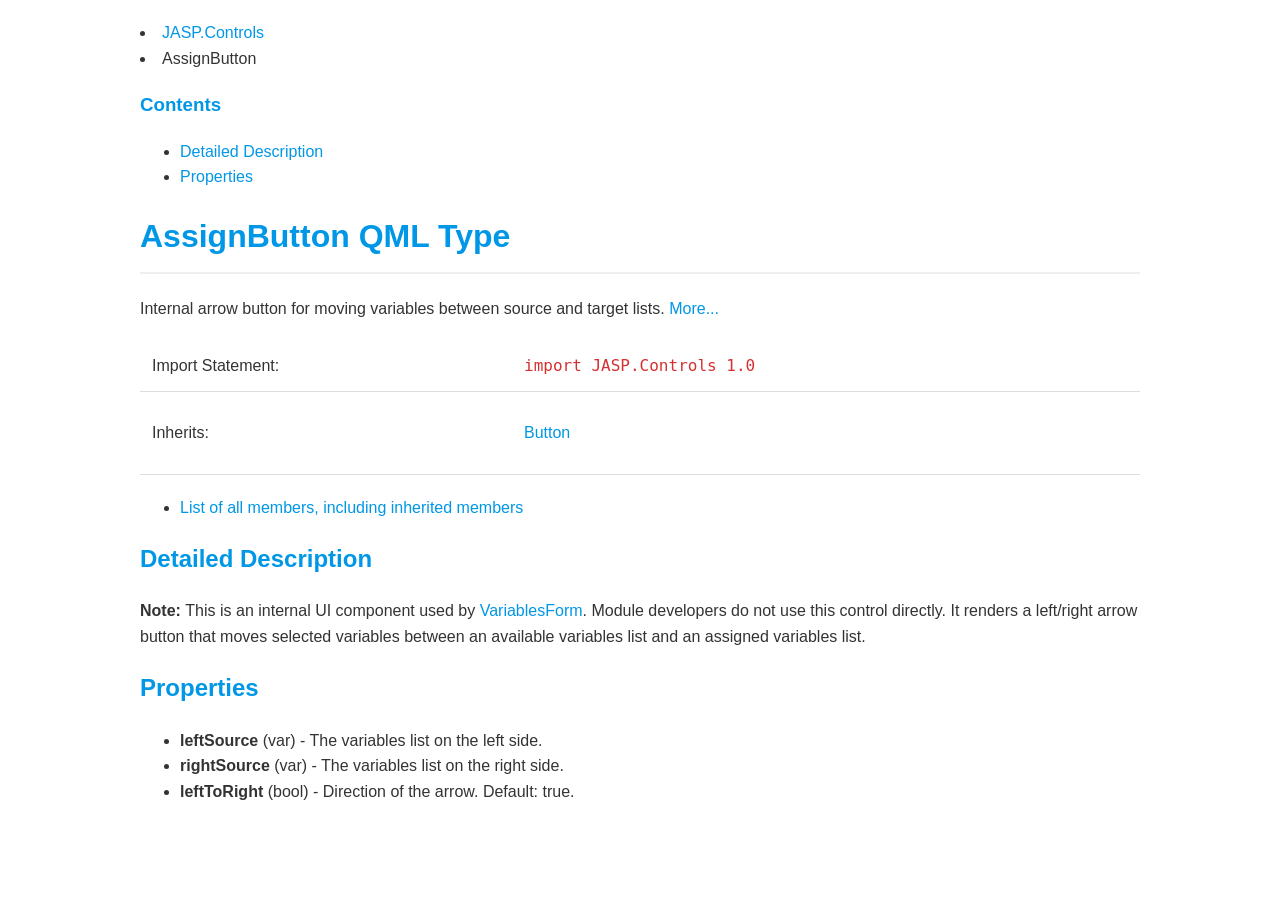
<file: QMLComponents/doc/html_out/qml-jasp-controls-assignbutton.html>
<!DOCTYPE html>
<html lang="en">
<head>
  <meta charset="utf-8">
<!-- AssignButton.qml -->
  <meta name="description" content="Internal arrow button for moving variables between source and target lists.">
  <title>AssignButton QML Type | JASP-QML 1.0</title>
<link rel='stylesheet' type='text/css' href='style/style.css'/></head>
<body>
<li><a href="jasp-controls-qmlmodule.html" translate="no">JASP.Controls</a></li>
<li>AssignButton</li>
<div class="sidebar">
<div class="toc">
<h3 id="toc">Contents</h3>
<ul>
<li class="level1"><a href="#details">Detailed Description</a></li>
<li class="level2"><a href="#properties">Properties</a></li>
</ul>
</div>
<div class="sidebar-content" id="sidebar-content"></div></div>
<h1 class="title" translate="no">AssignButton QML Type</h1>
<!-- $$$AssignButton-brief -->
<p>Internal arrow button for moving variables between source and target lists. <a href="#details">More...</a></p>
<!-- @@@AssignButton -->
<div class="table"><table class="alignedsummary requisites" translate="no">
<tr><td class="memItemLeft rightAlign topAlign"> Import Statement:</td><td class="memItemRight bottomAlign"> <code translate="no">import JASP.Controls 1.0</code></td></tr>
<tr><td class="memItemLeft rightAlign topAlign"> Inherits:</td><td class="memItemRight bottomAlign"> <p><a href="qml-jasp-controls-button.html" translate="no">Button</a></p>
</td></tr>
</table></div>
<ul>
<li><a href="qml-jasp-controls-assignbutton-members.html">List of all members, including inherited members</a></li>
</ul>
<!-- $$$AssignButton-description -->
<h2 id="details">Detailed Description</h2>
<div class="admonition note">
<p><b>Note: </b>This is an internal UI component used by <a href="qml-jasp-controls-variablesform.html" translate="no">VariablesForm</a>. Module developers do not use this control directly. It renders a left/right arrow button that moves selected variables between an available variables list and an assigned variables list.</p>
</div>
<h2 id="properties">Properties</h2>
<ul>
<li><b>leftSource</b> (var) - The variables list on the left side.</li>
<li><b>rightSource</b> (var) - The variables list on the right side.</li>
<li><b>leftToRight</b> (bool) - Direction of the arrow. Default: true.</li>
</ul>
<!-- @@@AssignButton -->
</body>
</html>
</file>
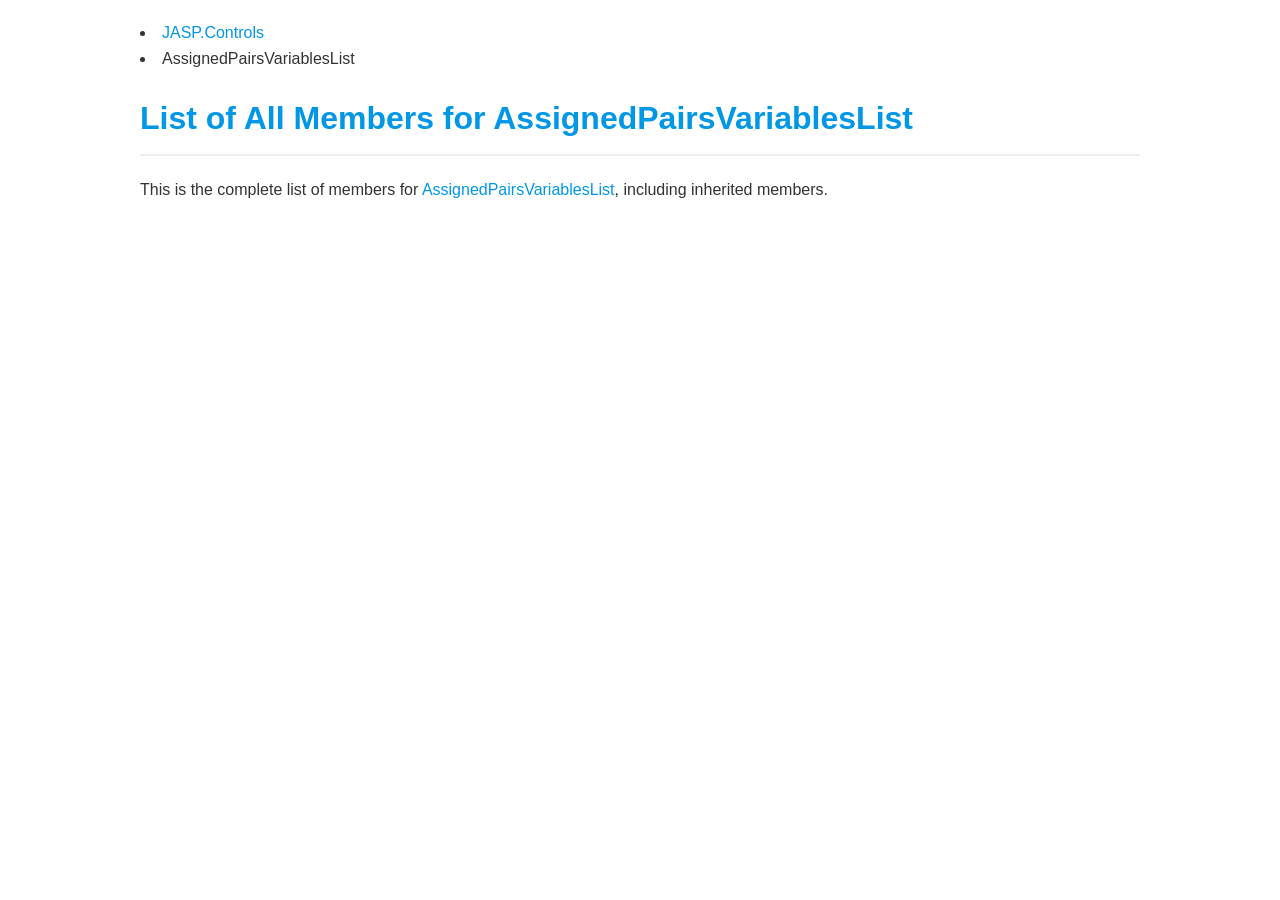
<file: QMLComponents/doc/html_out/qml-jasp-controls-assignedpairsvariableslist-members.html>
<!DOCTYPE html>
<html lang="en">
<head>
  <meta charset="utf-8">
<!-- AssignedPairsVariablesList.qml -->
  <meta name="description" content="A variable list preset for paired variable assignment.">
  <title>List of All Members for AssignedPairsVariablesList | JASP-QML 1.0</title>
<link rel='stylesheet' type='text/css' href='style/style.css'/></head>
<body>
<li><a href="jasp-controls-qmlmodule.html" translate="no">JASP.Controls</a></li>
<li>AssignedPairsVariablesList</li>
<div class="sidebar"><div class="sidebar-content" id="sidebar-content"></div></div>
<h1 class="title" translate="no">List of All Members for AssignedPairsVariablesList</h1>
<p>This is the complete list of members for <a href="qml-jasp-controls-assignedpairsvariableslist.html">AssignedPairsVariablesList</a>, including inherited members.</p>
</body>
</html>
</file>
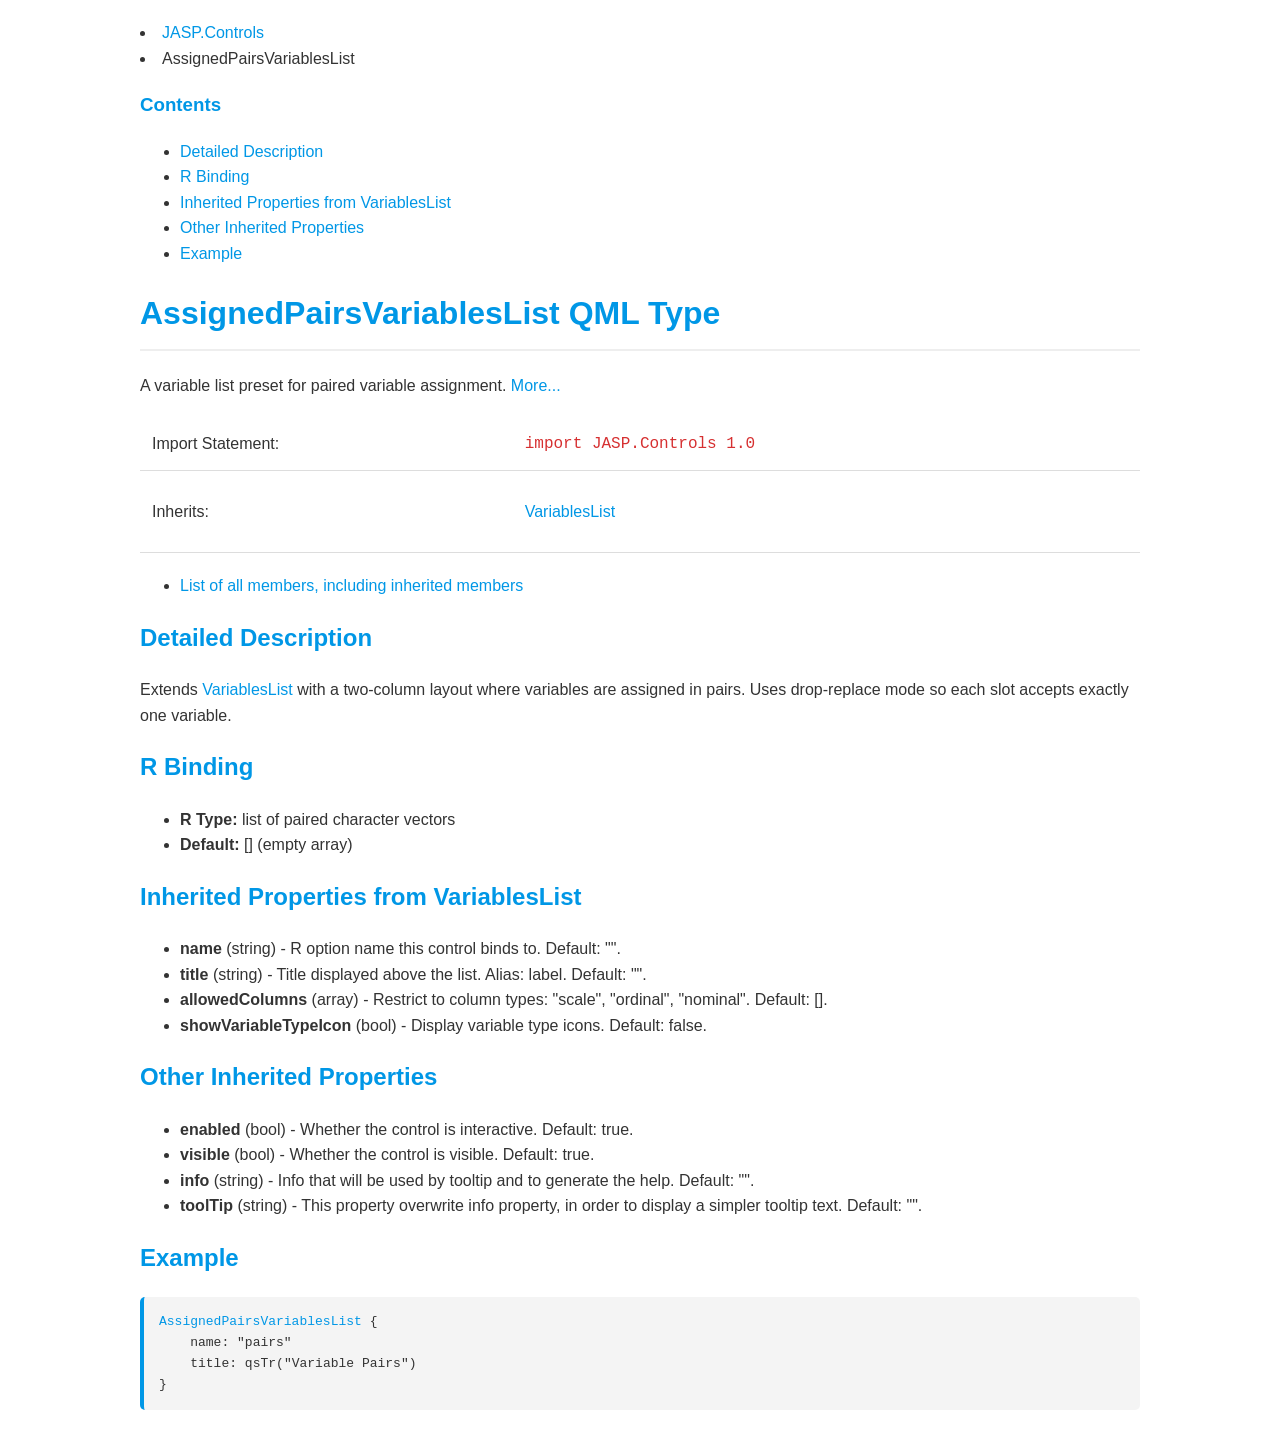
<file: QMLComponents/doc/html_out/qml-jasp-controls-assignedpairsvariableslist.html>
<!DOCTYPE html>
<html lang="en">
<head>
  <meta charset="utf-8">
<!-- AssignedPairsVariablesList.qml -->
  <meta name="description" content="A variable list preset for paired variable assignment.">
  <title>AssignedPairsVariablesList QML Type | JASP-QML 1.0</title>
<link rel='stylesheet' type='text/css' href='style/style.css'/></head>
<body>
<li><a href="jasp-controls-qmlmodule.html" translate="no">JASP.Controls</a></li>
<li>AssignedPairsVariablesList</li>
<div class="sidebar">
<div class="toc">
<h3 id="toc">Contents</h3>
<ul>
<li class="level1"><a href="#details">Detailed Description</a></li>
<li class="level2"><a href="#r-binding">R Binding</a></li>
<li class="level2"><a href="#inherited-properties-from-variableslist">Inherited Properties from VariablesList</a></li>
<li class="level2"><a href="#other-inherited-properties">Other Inherited Properties</a></li>
<li class="level2"><a href="#example">Example</a></li>
</ul>
</div>
<div class="sidebar-content" id="sidebar-content"></div></div>
<h1 class="title" translate="no">AssignedPairsVariablesList QML Type</h1>
<!-- $$$AssignedPairsVariablesList-brief -->
<p>A variable list preset for paired variable assignment. <a href="#details">More...</a></p>
<!-- @@@AssignedPairsVariablesList -->
<div class="table"><table class="alignedsummary requisites" translate="no">
<tr><td class="memItemLeft rightAlign topAlign"> Import Statement:</td><td class="memItemRight bottomAlign"> <code translate="no">import JASP.Controls 1.0</code></td></tr>
<tr><td class="memItemLeft rightAlign topAlign"> Inherits:</td><td class="memItemRight bottomAlign"> <p><a href="qml-jasp-controls-variableslist.html" translate="no">VariablesList</a></p>
</td></tr>
</table></div>
<ul>
<li><a href="qml-jasp-controls-assignedpairsvariableslist-members.html">List of all members, including inherited members</a></li>
</ul>
<!-- $$$AssignedPairsVariablesList-description -->
<h2 id="details">Detailed Description</h2>
<p>Extends <a href="qml-jasp-controls-variableslist.html" translate="no">VariablesList</a> with a two-column layout where variables are assigned in pairs. Uses drop-replace mode so each slot accepts exactly one variable.</p>
<h2 id="r-binding">R Binding</h2>
<ul>
<li><b>R Type:</b> list of paired character vectors</li>
<li><b>Default:</b> [] (empty array)</li>
</ul>
<h2 id="inherited-properties-from-variableslist">Inherited Properties from VariablesList</h2>
<ul>
<li><b>name</b> (string) - R option name this control binds to. Default: &quot;&quot;.</li>
<li><b>title</b> (string) - Title displayed above the list. Alias: label. Default: &quot;&quot;.</li>
<li><b>allowedColumns</b> (array) - Restrict to column types: &quot;scale&quot;, &quot;ordinal&quot;, &quot;nominal&quot;. Default: [].</li>
<li><b>showVariableTypeIcon</b> (bool) - Display variable type icons. Default: false.</li>
</ul>
<h2 id="other-inherited-properties">Other Inherited Properties</h2>
<ul>
<li><b>enabled</b> (bool) - Whether the control is interactive. Default: true.</li>
<li><b>visible</b> (bool) - Whether the control is visible. Default: true.</li>
<li><b>info</b> (string) - Info that will be used by tooltip and to generate the help. Default: &quot;&quot;.</li>
<li><b>toolTip</b> (string) - This property overwrite info property, in order to display a simpler tooltip text. Default: &quot;&quot;.</li>
</ul>
<h2 id="example">Example</h2>
<pre class="qml" translate="no"><span class="type"><a href="qml-jasp-controls-assignedpairsvariableslist.html" translate="no">AssignedPairsVariablesList</a></span> {
    <span class="name">name</span>: <span class="string">&quot;pairs&quot;</span>
    <span class="name">title</span>: <span class="name">qsTr</span>(<span class="string">&quot;Variable Pairs&quot;</span>)
}</pre>
<!-- @@@AssignedPairsVariablesList -->
</body>
</html>
</file>
<file: QMLComponents/doc/html_out/style/style.css>
body { font-family: "Segoe UI", sans-serif; color: #333; line-height: 1.6; max-width: 1000px; margin: 0 auto; padding: 20px; }
h1, h2, h3 { color: #0097e6; } /* JASP Blue */
h1 { border-bottom: 2px solid #eee; padding-bottom: 10px; }
a { color: #0097e6; text-decoration: none; }
a:hover { text-decoration: underline; }

/* Table Styling (Critical for R Data Signatures) */
table { border-collapse: collapse; width: 100%; margin: 20px 0; }
th, td { text-align: left; padding: 12px; border-bottom: 1px solid #ddd; }
th { background-color: #f8f9fa; color: #444; }
tr:hover { background-color: #f1f1f1; }

/* Code Blocks */
pre { background: #f4f4f4; padding: 15px; border-radius: 5px; border-left: 4px solid #0097e6; overflow-x: auto; }
code { font-family: "Consolas", monospace; color: #d63031; }
</file>
